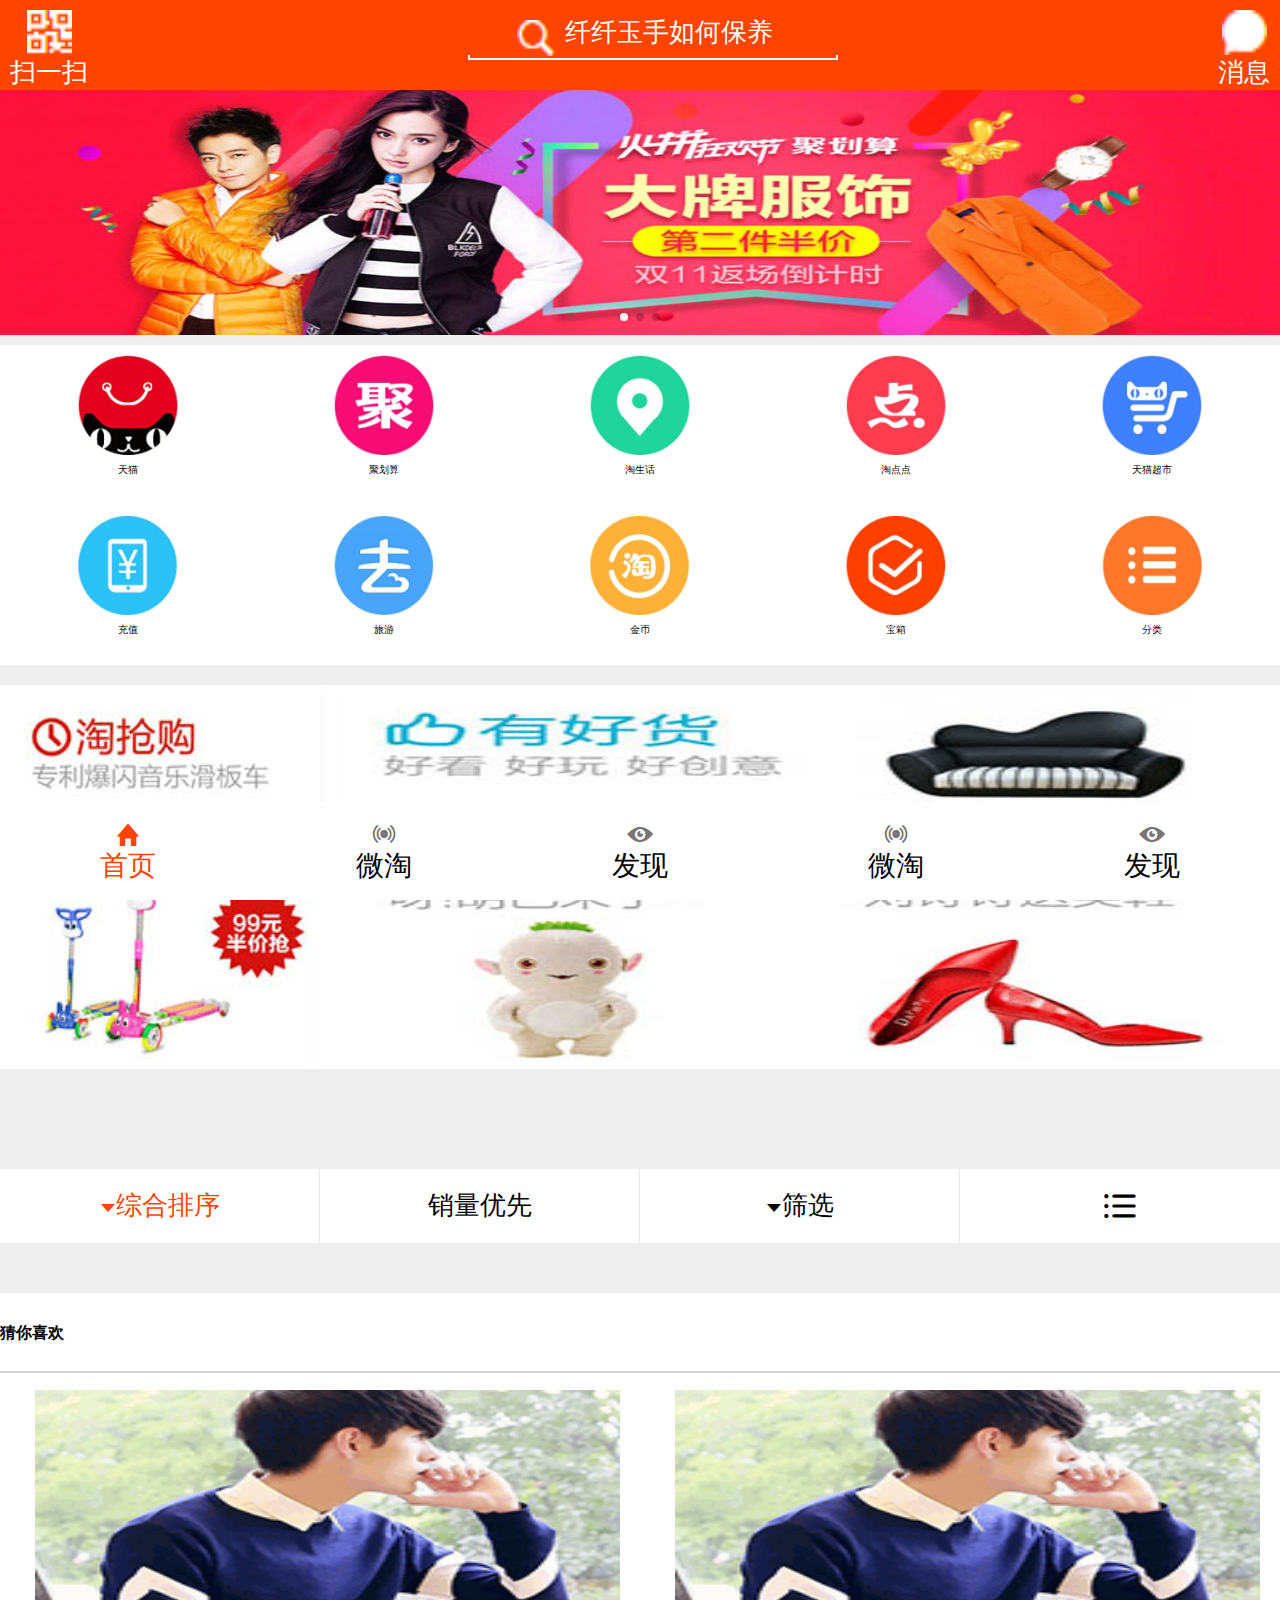
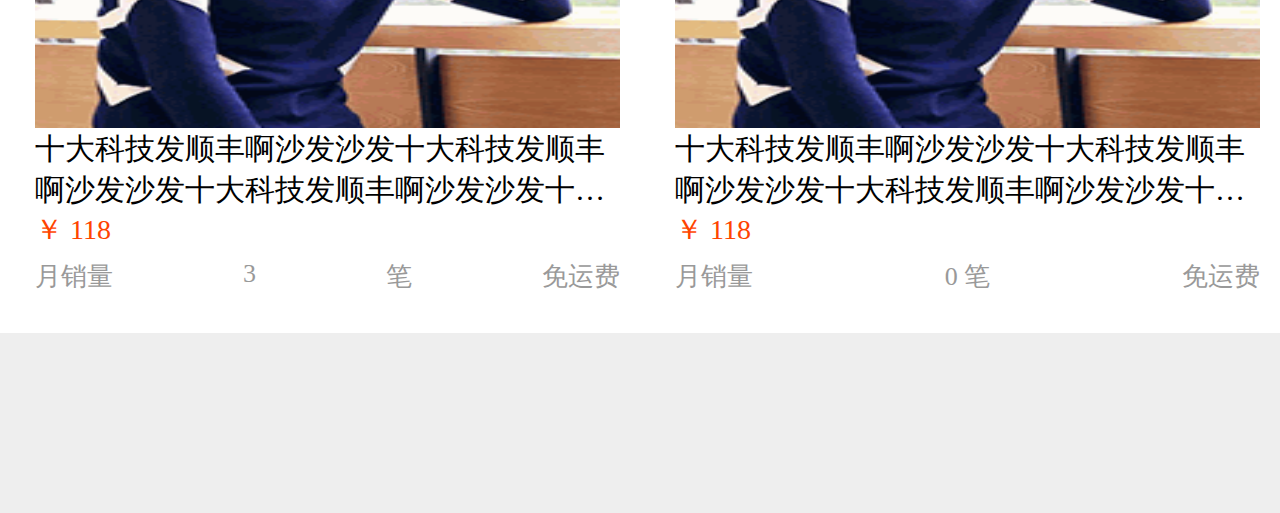
<file: index.html>
<!DOCTYPE html>
<html>
	<head>
		<meta charset="utf-8" />
		<title></title>
		<meta name="viewport" content="width=device-width,initial-scale=1,minimum-scale=1,maximum-scale=1,user-scalable=no" />
		<link rel="stylesheet" type="text/css" href="css/common.css"/>
		<link rel="stylesheet" type="text/css" href="css/font_1224732_b6tcwt350fr/iconfont.css"/>
		<link rel="stylesheet" type="text/css" href="css/tianmao.css"/>
		<link rel="stylesheet" type="text/css" href="css/swiper.min.css"/>
		
	</head>
	<body>
		<header class="head">
			<div class="head_left">
				<img src="img/效果图1_03.png"/>
				<p>扫一扫</p>
			</div>
			<div class="head_center">
				<div class="center_info">
					<img src="img/效果图1_09.png"/>
					<input type="text" placeholder="纤纤玉手如何保养" />
				</div>
			</div>
			<div class="head_right">
				<img src="img/效果图1_06.png"/>
				<p>消息</p>
			</div>
		</header>
		<div class="swiper-container">
			<div class="swiper-wrapper">
				<div class="swiper-slide">
					<img src="img/carouselBox61.jpg"/>
				</div>
				<div class="swiper-slide">
					<img src="img/carouselBox62.jpg"/>
				</div>
				<div class="swiper-slide">
					<img src="img/carouselBox63.jpg"/>
				</div>
			</div>
			<div class="swiper-pagination"></div>
			
		</div>
		<div id="box4">

			<div class="xx"><img src="img/menu1.png" />
				<p>天猫</p>
			</div>

			<div class="xx"><img src="img/menu2.png" />
				<p>聚划算</p>
			</div>
			<div class="xx"><img src="img/menu3.png" />
				<p>淘生话</p>
			</div>
			<div class="xx"><img src="img/menu4.png" />
				<p>淘点点</p>
			</div>
			<div class="xx"><img src="img/menu5.png" />
				<p>天猫超市</p>
			</div>

			<div class="xx"><img src="img/menu6.png" />
				<p>充值</p>
			</div>
			<div class="xx"><img src="img/menu7.png" />
				<p>旅游</p>
			</div>
			<div class="xx"><img src="img/menu8.png" />
				<p>金币</p>
			</div>
			<div class="xx"><img src="img/menu9.png" />
				<p>宝箱</p>
			</div>
			<div class="xx"><img src="img/menu10.png" />
				<p>分类</p>
			</div>

		</div>
		
		
		<!--推荐部分-->
		<div class="recommended">
			<div class="recommend_left">
				<img src="img/hotPic1.png"/>
			</div>
			<div class="recommend_right">
				<div >
					<img src="img/hotPic2.png"/>
				</div>
				<div >
					<img src="img/hotPic3.png"/>
					<img src="img/hotPic4.png"/>
				</div>
			</div>
		</div>
		<!--商品部分-->
		
			<ul class="pro_nav">
				<li class="active">
					<i class="iconfont icon-tubiaozhizuo-"></i>综合排序
				</li>
				<li>
					销量优先
				</li>
				<li>
					<i class="iconfont icon-tubiaozhizuo-"></i>筛选
				</li>
				<li class="fenlei">
					<i class="iconfont icon-fenlei"></i>
				</li>
			</ul>
			
						
			<div class="cnxh">
					猜你喜欢
				</div>
				
				
			<div class="product">
			<div class="pro_list list_flex">
				<div class="product_one pro_flex">
					<div class="pro_img">
						<img src="img/pic1.png"/>
					</div>
					<div class="pro_info ">
						<div class="pname">
							十大科技发顺丰啊沙发沙发十大科技发顺丰啊沙发沙发十大科技发顺丰啊沙发沙发十大科技发顺丰啊沙发沙发啊手动阀沙发
						</div>
						<p class="price">￥ 118</p>
						<div class="count">月销量 <span>3</span>笔 <span>免运费</span></div>
					</div>
				</div>
				
				
				
				<div class="product_one pro_flex">
					<div class="pro_img">
						<img src="img/pic1.png"/>
					</div>
					<div class="pro_info">
						<div class="pname">
							十大科技发顺丰啊沙发沙发十大科技发顺丰啊沙发沙发十大科技发顺丰啊沙发沙发十大科技发顺丰啊沙发沙发啊手动阀沙发
						</div>
						<p class="price">￥ 118</p>
						<div class="count">月销量     <span>0  笔</span> <span>免运费</span></div>
					</div>
				</div>
				<!--<div class="product_one pro_flex">
					<div class="pro_img">
						<img src="img/pic1.png"/>
					</div>
					<div class="pro_info">
						<div class="pname">
							十大科技发顺丰啊沙发沙发十大科技发顺丰啊沙发沙发十大科技发顺丰啊沙发沙发十大科技发顺丰啊沙发沙发啊手动阀沙发
						</div>
						<p class="price">￥ 118</p>
						<div class="count">月销量 <span>3</span>笔 <span>免运费</span></div>
					</div>
				</div>
				<div class="product_one pro_flex">
					<div class="pro_img">
						<img src="img/pic1.png"/>
					</div>
					<div class="pro_info">
						<div class="pname">
							十大科技发顺丰啊沙发沙发十大科技发顺丰啊沙发沙发十大科技发顺丰啊沙发沙发十大科技发顺丰啊沙发沙发啊手动阀沙发
						</div>
						<p class="price">￥ 118</p>
						<div class="count"> <span>月销量 3 笔</span> <span>免运费</span></div>
					</div>
				</div>-->
				
			</div>
		</div>
		
		<!--脚步-->
		<div class="footer">
			<ul>
				<li class="active">
					<img src="img/效果图13.png"/>
					<p>首页</p>
				</li>
				<li>
					<img src="img/效果图14.png"/>
					<p>微淘</p>
				</li>
				<li>
					<img src="img/效果图15.png"/>
					<p>发现</p>
				</li>
				<li>
					<img src="img/效果图14.png"/>
					<p>微淘</p>
				</li>
				<li>
					<img src="img/效果图15.png"/>
					<p>发现</p>
				</li>
			</ul>
		</div>		
	</body>
	<script src="js/zepto.min.js" type="text/javascript" charset="utf-8"></script>
	<script src="js/touch.js" type="text/javascript" charset="utf-8"></script>
	<script src="js/event.js" type="text/javascript" charset="utf-8"></script>
	<script src="js/swiper.min.js" type="text/javascript" charset="utf-8"></script>
	<script src="js/tianmao.js" type="text/javascript" charset="utf-8"></script>
	<script src="js/rem.js" type="text/javascript" charset="utf-8"></script>
</html>
</file>
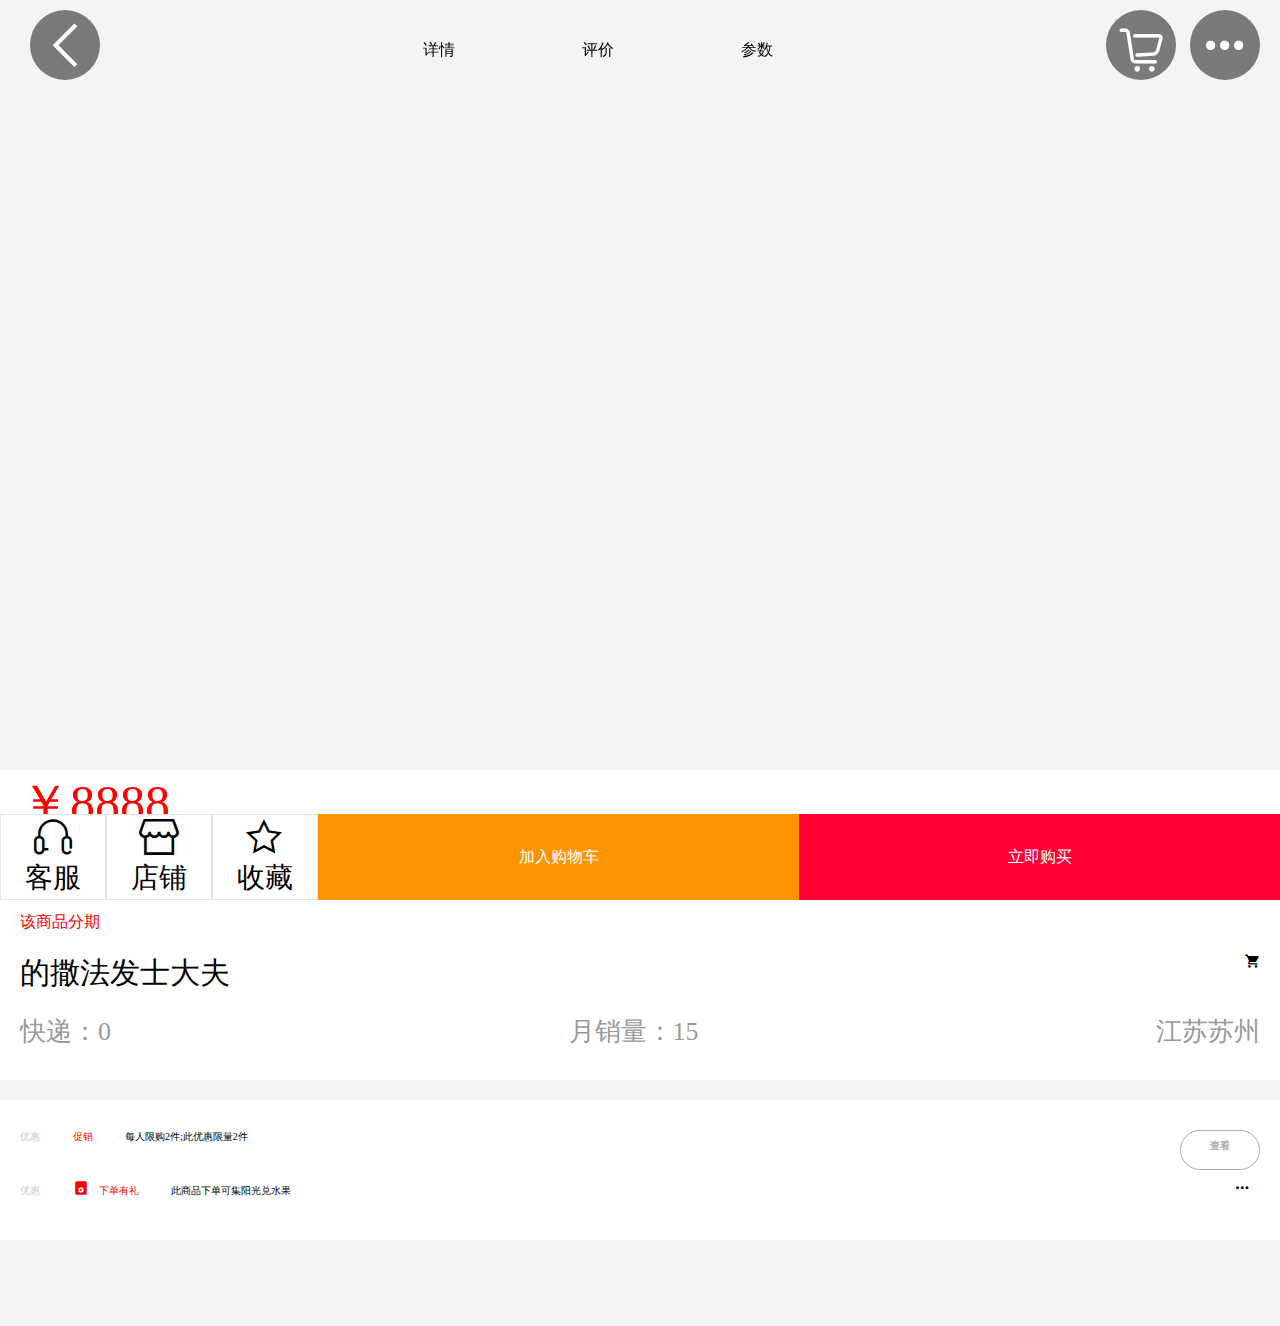
<file: htmls/info.html>
<!DOCTYPE html>
<html>
	<head>
		<meta charset="UTF-8">
		<title></title>
		<meta name="viewport" content="width=device-width,initial-scale=1,minimum-scale=1,maximum-scale=1,user-scalable=no" />
		<link rel="stylesheet" type="text/css" href="../css/common.css"/>
		<link rel="stylesheet" type="text/css" href="../css/swiper.min.css"/>
		<link rel="stylesheet" type="text/css" href="../css/info.css"/>
		<link rel="stylesheet" type="text/css" href="../css/font_1224732_b6tcwt350fr/iconfont.css"/>
		<link rel="stylesheet" type="text/css" href="../css/font_1259800_4284np520np/iconfont.css" />
	</head>
	<body>
		<div class="nav">
				<div class="turn"><i class="iconfont icon-houtui"></i></div>
				<ul>
					<li>详情</li>
					<li>评价</li>
					<li>参数</li>
				</ul>
				<div>
					<i class="iconfont icon-daohanggouwuche"></i>
					<i class="iconfont icon-gengduo" ></i>
				</div>
		</div>
		<!--轮播-->
		<div class="banner">
			<div class="swiper-container productSlide">
				<div class="swiper-wrapper">
					
					
				</div>
				<div class="swiper-pagination"></div>
			</div>
			
		</div>
		<!--商品描述-->
		<div class="pro_info">
			<div class="price">￥8888</div>
			<p class="old_price">价格：8888</p>
			<div class="fenqi">该商品分期</div>
			<p class="pname">的撒法发士大夫<i class="iconfont icon-gouwuche"></i></p>
			<div class="count">
				<span>快递：0</span>
				<span>月销量：15</span>
				<span>江苏苏州</span>
			</div>
		</div>
		<div class="huodong">
			<div>
				<div>
					<span class="title">优惠</span>
					<span><span class="t_red">促销</span> 每人限购2件;此优惠限量2件</span>
				</div>
				<span class="chakan">查看</span>
			</div>
			<div>
				<div>
					<span class="title">优惠</span>
					<span><span class="t_red"><i class="iconfont icon-hongbao"></i>下单有礼</span> 此商品下单可集阳光兑水果</span>
				</div>
				<div>
					<i class="iconfont icon-gengduo"></i>
				</div>
			</div>
		</div>
		<div class="info_foot">
			<ul>
				<li class="foot_btn">
					<i class="iconfont icon-kefu"></i>
					<p>客服</p>
				</li>
				<li class="foot_btn">
					<i class="iconfont icon-dianpu"></i>
					<p>店铺</p>
				</li>
				<li class="foot_btn">
					<i class="iconfont icon-shoucang"></i>
					<p>收藏</p>
				</li>
				<li class="add_cart">
					加入购物车
				</li>
				<li class="buy">
					立即购买
				</li>
			</ul>
		</div>
		
	</body>
	<script src="../js/zepto.min.js" type="text/javascript" charset="utf-8"></script>
	<script src="../js/touch.js" type="text/javascript" charset="utf-8"></script>
	<script src="../js/event.js" type="text/javascript" charset="utf-8"></script>
	<script src="../js/swiper.min.js" type="text/javascript" charset="utf-8"></script>
	<script src="../js/info.js" type="text/javascript" charset="utf-8"></script>
	<script src="../js/rem.js" type="text/javascript" charset="utf-8"></script>
</html>
</file>
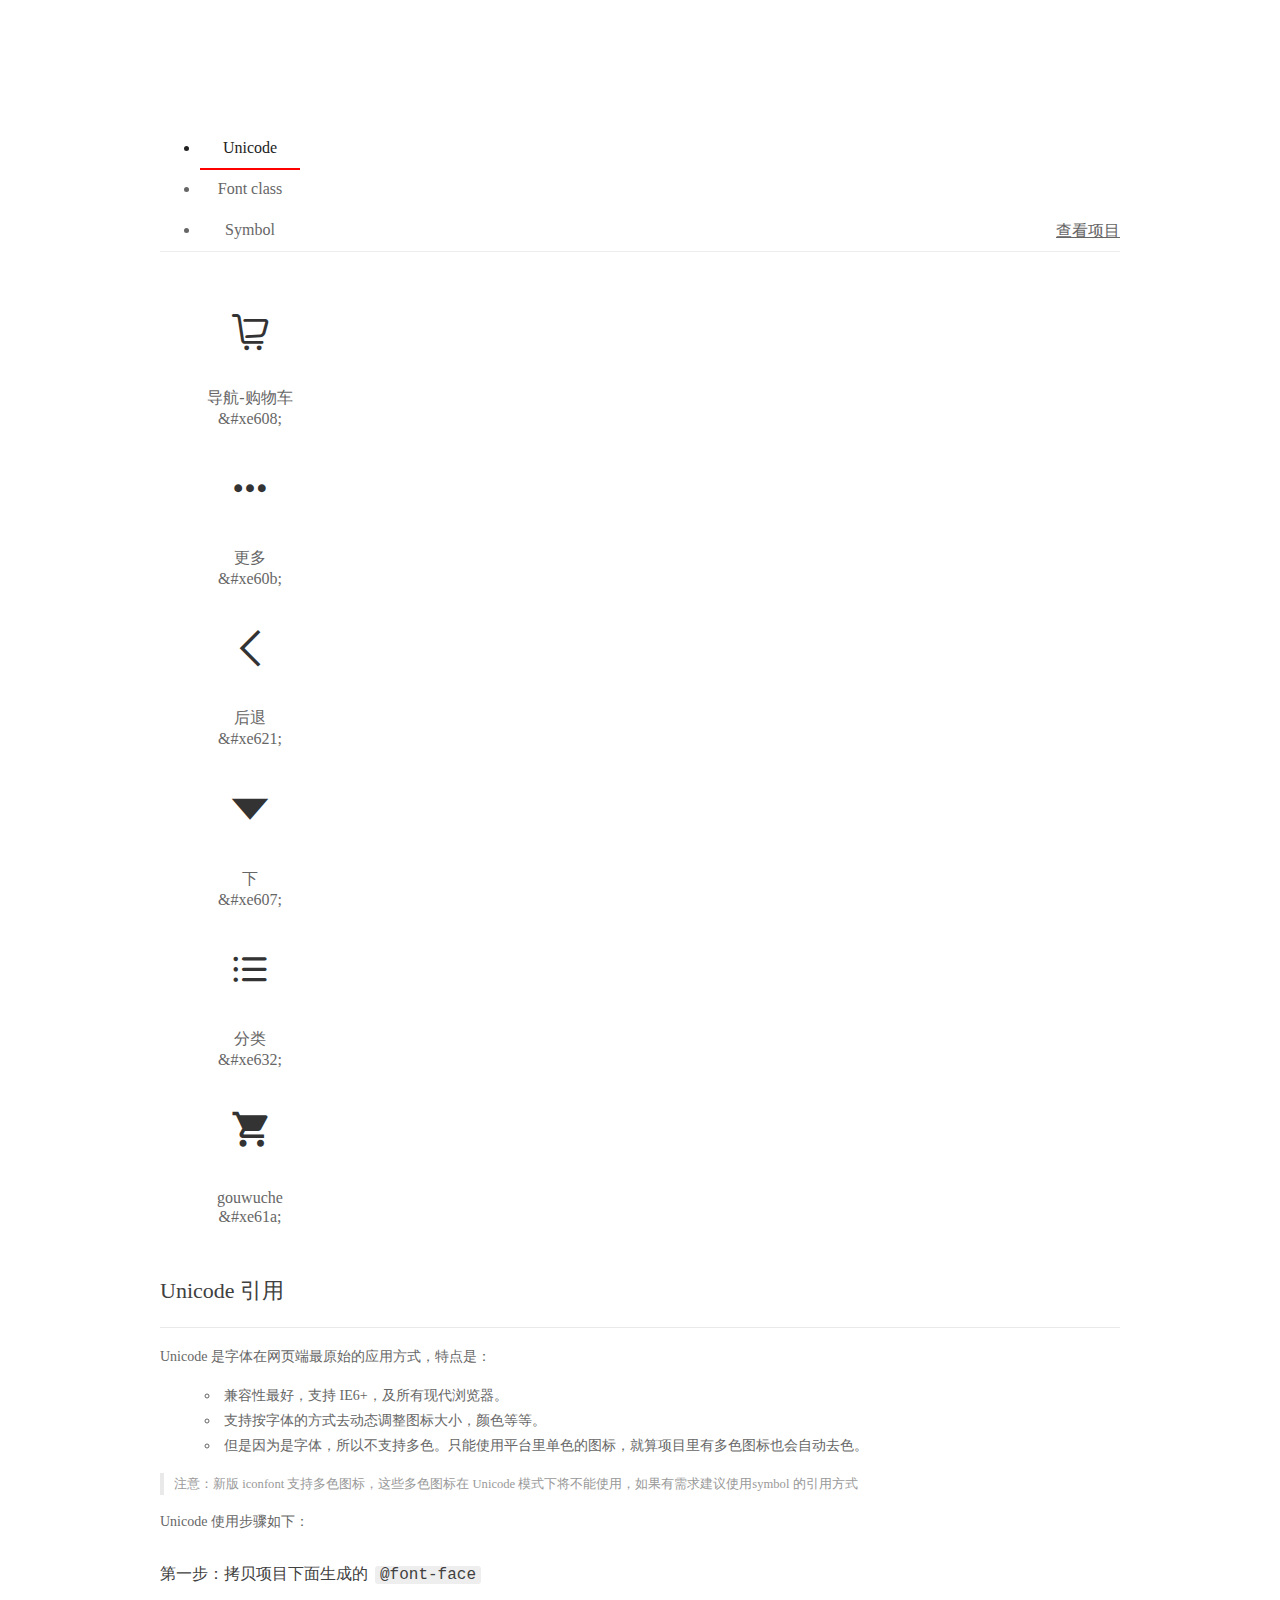
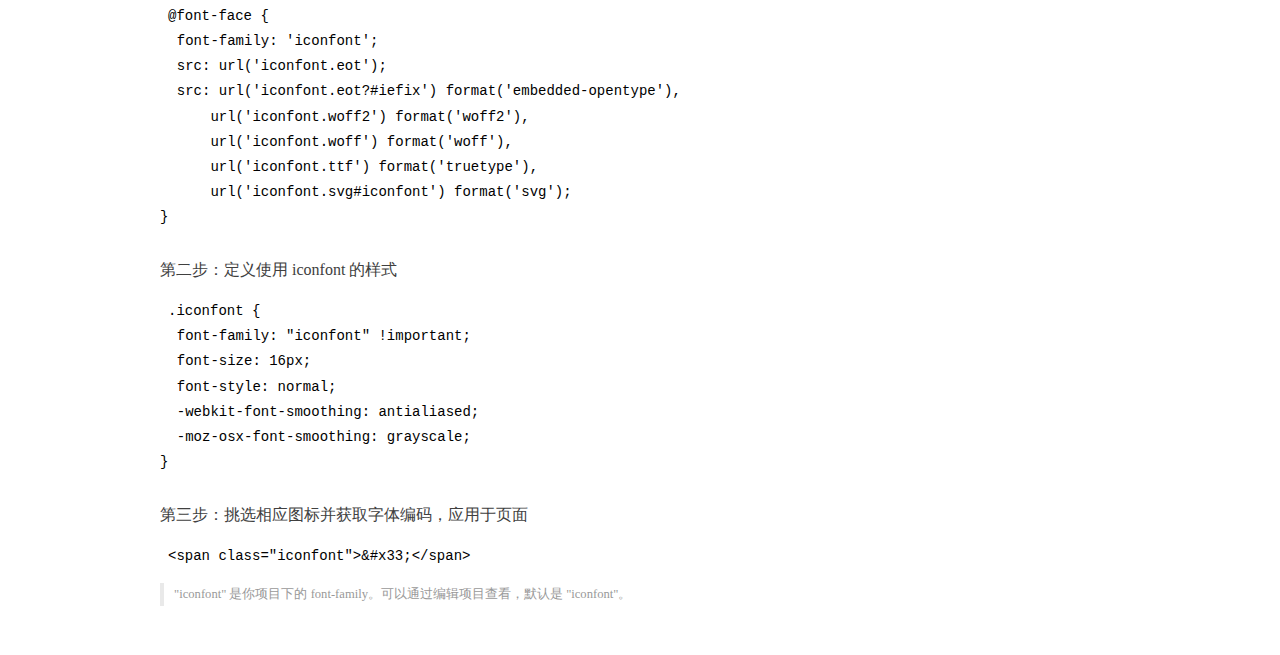
<file: css/font_1224732_b6tcwt350fr/demo_index.html>
<!DOCTYPE html>
<html>
<head>
  <meta charset="utf-8"/>
  <title>IconFont Demo</title>
  <link rel="shortcut icon" href="https://gtms04.alicdn.com/tps/i4/TB1_oz6GVXXXXaFXpXXJDFnIXXX-64-64.ico" type="image/x-icon"/>
  <link rel="stylesheet" href="https://g.alicdn.com/thx/cube/1.3.2/cube.min.css">
  <link rel="stylesheet" href="demo.css">
  <link rel="stylesheet" href="iconfont.css">
  <script src="iconfont.js"></script>
  <!-- jQuery -->
  <script src="https://a1.alicdn.com/oss/uploads/2018/12/26/7bfddb60-08e8-11e9-9b04-53e73bb6408b.js"></script>
  <!-- 代码高亮 -->
  <script src="https://a1.alicdn.com/oss/uploads/2018/12/26/a3f714d0-08e6-11e9-8a15-ebf944d7534c.js"></script>
</head>
<body>
  <div class="main">
    <h1 class="logo"><a href="https://www.iconfont.cn/" title="iconfont 首页" target="_blank">&#xe86b;</a></h1>
    <div class="nav-tabs">
      <ul id="tabs" class="dib-box">
        <li class="dib active"><span>Unicode</span></li>
        <li class="dib"><span>Font class</span></li>
        <li class="dib"><span>Symbol</span></li>
      </ul>
      
      <a href="https://www.iconfont.cn/manage/index?manage_type=myprojects&projectId=1224732" target="_blank" class="nav-more">查看项目</a>
      
    </div>
    <div class="tab-container">
      <div class="content unicode" style="display: block;">
          <ul class="icon_lists dib-box">
          
            <li class="dib">
              <span class="icon iconfont">&#xe608;</span>
                <div class="name">导航-购物车</div>
                <div class="code-name">&amp;#xe608;</div>
              </li>
          
            <li class="dib">
              <span class="icon iconfont">&#xe60b;</span>
                <div class="name">更多</div>
                <div class="code-name">&amp;#xe60b;</div>
              </li>
          
            <li class="dib">
              <span class="icon iconfont">&#xe621;</span>
                <div class="name">后退</div>
                <div class="code-name">&amp;#xe621;</div>
              </li>
          
            <li class="dib">
              <span class="icon iconfont">&#xe607;</span>
                <div class="name">下</div>
                <div class="code-name">&amp;#xe607;</div>
              </li>
          
            <li class="dib">
              <span class="icon iconfont">&#xe632;</span>
                <div class="name">分类 </div>
                <div class="code-name">&amp;#xe632;</div>
              </li>
          
            <li class="dib">
              <span class="icon iconfont">&#xe61a;</span>
                <div class="name">gouwuche</div>
                <div class="code-name">&amp;#xe61a;</div>
              </li>
          
          </ul>
          <div class="article markdown">
          <h2 id="unicode-">Unicode 引用</h2>
          <hr>

          <p>Unicode 是字体在网页端最原始的应用方式，特点是：</p>
          <ul>
            <li>兼容性最好，支持 IE6+，及所有现代浏览器。</li>
            <li>支持按字体的方式去动态调整图标大小，颜色等等。</li>
            <li>但是因为是字体，所以不支持多色。只能使用平台里单色的图标，就算项目里有多色图标也会自动去色。</li>
          </ul>
          <blockquote>
            <p>注意：新版 iconfont 支持多色图标，这些多色图标在 Unicode 模式下将不能使用，如果有需求建议使用symbol 的引用方式</p>
          </blockquote>
          <p>Unicode 使用步骤如下：</p>
          <h3 id="-font-face">第一步：拷贝项目下面生成的 <code>@font-face</code></h3>
<pre><code class="language-css"
>@font-face {
  font-family: 'iconfont';
  src: url('iconfont.eot');
  src: url('iconfont.eot?#iefix') format('embedded-opentype'),
      url('iconfont.woff2') format('woff2'),
      url('iconfont.woff') format('woff'),
      url('iconfont.ttf') format('truetype'),
      url('iconfont.svg#iconfont') format('svg');
}
</code></pre>
          <h3 id="-iconfont-">第二步：定义使用 iconfont 的样式</h3>
<pre><code class="language-css"
>.iconfont {
  font-family: "iconfont" !important;
  font-size: 16px;
  font-style: normal;
  -webkit-font-smoothing: antialiased;
  -moz-osx-font-smoothing: grayscale;
}
</code></pre>
          <h3 id="-">第三步：挑选相应图标并获取字体编码，应用于页面</h3>
<pre>
<code class="language-html"
>&lt;span class="iconfont"&gt;&amp;#x33;&lt;/span&gt;
</code></pre>
          <blockquote>
            <p>"iconfont" 是你项目下的 font-family。可以通过编辑项目查看，默认是 "iconfont"。</p>
          </blockquote>
          </div>
      </div>
      <div class="content font-class">
        <ul class="icon_lists dib-box">
          
          <li class="dib">
            <span class="icon iconfont icon-daohanggouwuche"></span>
            <div class="name">
              导航-购物车
            </div>
            <div class="code-name">.icon-daohanggouwuche
            </div>
          </li>
          
          <li class="dib">
            <span class="icon iconfont icon-gengduo"></span>
            <div class="name">
              更多
            </div>
            <div class="code-name">.icon-gengduo
            </div>
          </li>
          
          <li class="dib">
            <span class="icon iconfont icon-houtui"></span>
            <div class="name">
              后退
            </div>
            <div class="code-name">.icon-houtui
            </div>
          </li>
          
          <li class="dib">
            <span class="icon iconfont icon-tubiaozhizuo-"></span>
            <div class="name">
              下
            </div>
            <div class="code-name">.icon-tubiaozhizuo-
            </div>
          </li>
          
          <li class="dib">
            <span class="icon iconfont icon-fenlei"></span>
            <div class="name">
              分类 
            </div>
            <div class="code-name">.icon-fenlei
            </div>
          </li>
          
          <li class="dib">
            <span class="icon iconfont icon-gouwuche"></span>
            <div class="name">
              gouwuche
            </div>
            <div class="code-name">.icon-gouwuche
            </div>
          </li>
          
        </ul>
        <div class="article markdown">
        <h2 id="font-class-">font-class 引用</h2>
        <hr>

        <p>font-class 是 Unicode 使用方式的一种变种，主要是解决 Unicode 书写不直观，语意不明确的问题。</p>
        <p>与 Unicode 使用方式相比，具有如下特点：</p>
        <ul>
          <li>兼容性良好，支持 IE8+，及所有现代浏览器。</li>
          <li>相比于 Unicode 语意明确，书写更直观。可以很容易分辨这个 icon 是什么。</li>
          <li>因为使用 class 来定义图标，所以当要替换图标时，只需要修改 class 里面的 Unicode 引用。</li>
          <li>不过因为本质上还是使用的字体，所以多色图标还是不支持的。</li>
        </ul>
        <p>使用步骤如下：</p>
        <h3 id="-fontclass-">第一步：引入项目下面生成的 fontclass 代码：</h3>
<pre><code class="language-html">&lt;link rel="stylesheet" href="./iconfont.css"&gt;
</code></pre>
        <h3 id="-">第二步：挑选相应图标并获取类名，应用于页面：</h3>
<pre><code class="language-html">&lt;span class="iconfont icon-xxx"&gt;&lt;/span&gt;
</code></pre>
        <blockquote>
          <p>"
            iconfont" 是你项目下的 font-family。可以通过编辑项目查看，默认是 "iconfont"。</p>
        </blockquote>
      </div>
      </div>
      <div class="content symbol">
          <ul class="icon_lists dib-box">
          
            <li class="dib">
                <svg class="icon svg-icon" aria-hidden="true">
                  <use xlink:href="#icon-daohanggouwuche"></use>
                </svg>
                <div class="name">导航-购物车</div>
                <div class="code-name">#icon-daohanggouwuche</div>
            </li>
          
            <li class="dib">
                <svg class="icon svg-icon" aria-hidden="true">
                  <use xlink:href="#icon-gengduo"></use>
                </svg>
                <div class="name">更多</div>
                <div class="code-name">#icon-gengduo</div>
            </li>
          
            <li class="dib">
                <svg class="icon svg-icon" aria-hidden="true">
                  <use xlink:href="#icon-houtui"></use>
                </svg>
                <div class="name">后退</div>
                <div class="code-name">#icon-houtui</div>
            </li>
          
            <li class="dib">
                <svg class="icon svg-icon" aria-hidden="true">
                  <use xlink:href="#icon-tubiaozhizuo-"></use>
                </svg>
                <div class="name">下</div>
                <div class="code-name">#icon-tubiaozhizuo-</div>
            </li>
          
            <li class="dib">
                <svg class="icon svg-icon" aria-hidden="true">
                  <use xlink:href="#icon-fenlei"></use>
                </svg>
                <div class="name">分类 </div>
                <div class="code-name">#icon-fenlei</div>
            </li>
          
            <li class="dib">
                <svg class="icon svg-icon" aria-hidden="true">
                  <use xlink:href="#icon-gouwuche"></use>
                </svg>
                <div class="name">gouwuche</div>
                <div class="code-name">#icon-gouwuche</div>
            </li>
          
          </ul>
          <div class="article markdown">
          <h2 id="symbol-">Symbol 引用</h2>
          <hr>

          <p>这是一种全新的使用方式，应该说这才是未来的主流，也是平台目前推荐的用法。相关介绍可以参考这篇<a href="">文章</a>
            这种用法其实是做了一个 SVG 的集合，与另外两种相比具有如下特点：</p>
          <ul>
            <li>支持多色图标了，不再受单色限制。</li>
            <li>通过一些技巧，支持像字体那样，通过 <code>font-size</code>, <code>color</code> 来调整样式。</li>
            <li>兼容性较差，支持 IE9+，及现代浏览器。</li>
            <li>浏览器渲染 SVG 的性能一般，还不如 png。</li>
          </ul>
          <p>使用步骤如下：</p>
          <h3 id="-symbol-">第一步：引入项目下面生成的 symbol 代码：</h3>
<pre><code class="language-html">&lt;script src="./iconfont.js"&gt;&lt;/script&gt;
</code></pre>
          <h3 id="-css-">第二步：加入通用 CSS 代码（引入一次就行）：</h3>
<pre><code class="language-html">&lt;style&gt;
.icon {
  width: 1em;
  height: 1em;
  vertical-align: -0.15em;
  fill: currentColor;
  overflow: hidden;
}
&lt;/style&gt;
</code></pre>
          <h3 id="-">第三步：挑选相应图标并获取类名，应用于页面：</h3>
<pre><code class="language-html">&lt;svg class="icon" aria-hidden="true"&gt;
  &lt;use xlink:href="#icon-xxx"&gt;&lt;/use&gt;
&lt;/svg&gt;
</code></pre>
          </div>
      </div>

    </div>
  </div>
  <script>
  $(document).ready(function () {
      $('.tab-container .content:first').show()

      $('#tabs li').click(function (e) {
        var tabContent = $('.tab-container .content')
        var index = $(this).index()

        if ($(this).hasClass('active')) {
          return
        } else {
          $('#tabs li').removeClass('active')
          $(this).addClass('active')

          tabContent.hide().eq(index).fadeIn()
        }
      })
    })
  </script>
</body>
</html>
</file>
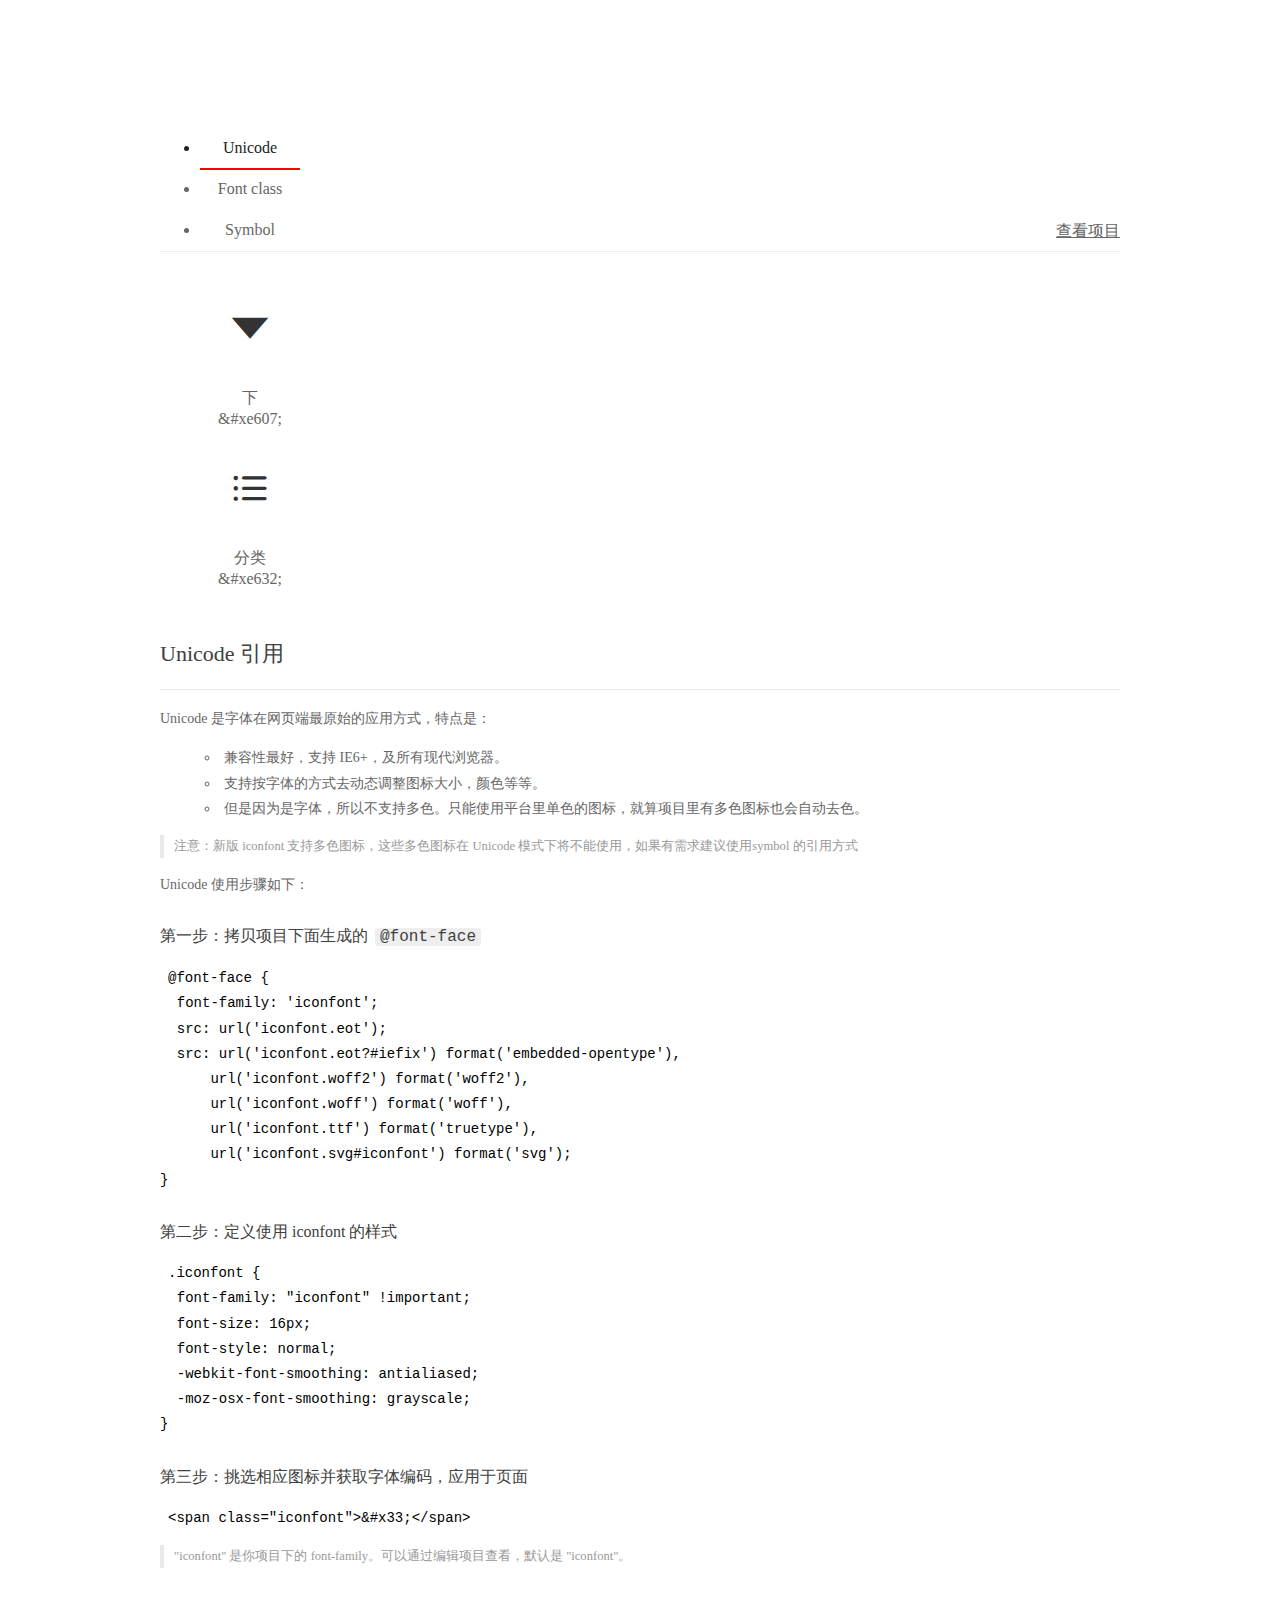
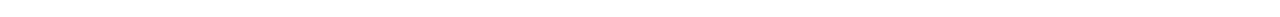
<file: css/font_1224732_llskpo2f4n7/demo_index.html>
<!DOCTYPE html>
<html>
<head>
  <meta charset="utf-8"/>
  <title>IconFont Demo</title>
  <link rel="shortcut icon" href="https://gtms04.alicdn.com/tps/i4/TB1_oz6GVXXXXaFXpXXJDFnIXXX-64-64.ico" type="image/x-icon"/>
  <link rel="stylesheet" href="https://g.alicdn.com/thx/cube/1.3.2/cube.min.css">
  <link rel="stylesheet" href="demo.css">
  <link rel="stylesheet" href="iconfont.css">
  <script src="iconfont.js"></script>
  <!-- jQuery -->
  <script src="https://a1.alicdn.com/oss/uploads/2018/12/26/7bfddb60-08e8-11e9-9b04-53e73bb6408b.js"></script>
  <!-- 代码高亮 -->
  <script src="https://a1.alicdn.com/oss/uploads/2018/12/26/a3f714d0-08e6-11e9-8a15-ebf944d7534c.js"></script>
</head>
<body>
  <div class="main">
    <h1 class="logo"><a href="https://www.iconfont.cn/" title="iconfont 首页" target="_blank">&#xe86b;</a></h1>
    <div class="nav-tabs">
      <ul id="tabs" class="dib-box">
        <li class="dib active"><span>Unicode</span></li>
        <li class="dib"><span>Font class</span></li>
        <li class="dib"><span>Symbol</span></li>
      </ul>
      
      <a href="https://www.iconfont.cn/manage/index?manage_type=myprojects&projectId=1224732" target="_blank" class="nav-more">查看项目</a>
      
    </div>
    <div class="tab-container">
      <div class="content unicode" style="display: block;">
          <ul class="icon_lists dib-box">
          
            <li class="dib">
              <span class="icon iconfont">&#xe607;</span>
                <div class="name">下</div>
                <div class="code-name">&amp;#xe607;</div>
              </li>
          
            <li class="dib">
              <span class="icon iconfont">&#xe632;</span>
                <div class="name">分类 </div>
                <div class="code-name">&amp;#xe632;</div>
              </li>
          
          </ul>
          <div class="article markdown">
          <h2 id="unicode-">Unicode 引用</h2>
          <hr>

          <p>Unicode 是字体在网页端最原始的应用方式，特点是：</p>
          <ul>
            <li>兼容性最好，支持 IE6+，及所有现代浏览器。</li>
            <li>支持按字体的方式去动态调整图标大小，颜色等等。</li>
            <li>但是因为是字体，所以不支持多色。只能使用平台里单色的图标，就算项目里有多色图标也会自动去色。</li>
          </ul>
          <blockquote>
            <p>注意：新版 iconfont 支持多色图标，这些多色图标在 Unicode 模式下将不能使用，如果有需求建议使用symbol 的引用方式</p>
          </blockquote>
          <p>Unicode 使用步骤如下：</p>
          <h3 id="-font-face">第一步：拷贝项目下面生成的 <code>@font-face</code></h3>
<pre><code class="language-css"
>@font-face {
  font-family: 'iconfont';
  src: url('iconfont.eot');
  src: url('iconfont.eot?#iefix') format('embedded-opentype'),
      url('iconfont.woff2') format('woff2'),
      url('iconfont.woff') format('woff'),
      url('iconfont.ttf') format('truetype'),
      url('iconfont.svg#iconfont') format('svg');
}
</code></pre>
          <h3 id="-iconfont-">第二步：定义使用 iconfont 的样式</h3>
<pre><code class="language-css"
>.iconfont {
  font-family: "iconfont" !important;
  font-size: 16px;
  font-style: normal;
  -webkit-font-smoothing: antialiased;
  -moz-osx-font-smoothing: grayscale;
}
</code></pre>
          <h3 id="-">第三步：挑选相应图标并获取字体编码，应用于页面</h3>
<pre>
<code class="language-html"
>&lt;span class="iconfont"&gt;&amp;#x33;&lt;/span&gt;
</code></pre>
          <blockquote>
            <p>"iconfont" 是你项目下的 font-family。可以通过编辑项目查看，默认是 "iconfont"。</p>
          </blockquote>
          </div>
      </div>
      <div class="content font-class">
        <ul class="icon_lists dib-box">
          
          <li class="dib">
            <span class="icon iconfont icon-tubiaozhizuo-"></span>
            <div class="name">
              下
            </div>
            <div class="code-name">.icon-tubiaozhizuo-
            </div>
          </li>
          
          <li class="dib">
            <span class="icon iconfont icon-fenlei"></span>
            <div class="name">
              分类 
            </div>
            <div class="code-name">.icon-fenlei
            </div>
          </li>
          
        </ul>
        <div class="article markdown">
        <h2 id="font-class-">font-class 引用</h2>
        <hr>

        <p>font-class 是 Unicode 使用方式的一种变种，主要是解决 Unicode 书写不直观，语意不明确的问题。</p>
        <p>与 Unicode 使用方式相比，具有如下特点：</p>
        <ul>
          <li>兼容性良好，支持 IE8+，及所有现代浏览器。</li>
          <li>相比于 Unicode 语意明确，书写更直观。可以很容易分辨这个 icon 是什么。</li>
          <li>因为使用 class 来定义图标，所以当要替换图标时，只需要修改 class 里面的 Unicode 引用。</li>
          <li>不过因为本质上还是使用的字体，所以多色图标还是不支持的。</li>
        </ul>
        <p>使用步骤如下：</p>
        <h3 id="-fontclass-">第一步：引入项目下面生成的 fontclass 代码：</h3>
<pre><code class="language-html">&lt;link rel="stylesheet" href="./iconfont.css"&gt;
</code></pre>
        <h3 id="-">第二步：挑选相应图标并获取类名，应用于页面：</h3>
<pre><code class="language-html">&lt;span class="iconfont icon-xxx"&gt;&lt;/span&gt;
</code></pre>
        <blockquote>
          <p>"
            iconfont" 是你项目下的 font-family。可以通过编辑项目查看，默认是 "iconfont"。</p>
        </blockquote>
      </div>
      </div>
      <div class="content symbol">
          <ul class="icon_lists dib-box">
          
            <li class="dib">
                <svg class="icon svg-icon" aria-hidden="true">
                  <use xlink:href="#icon-tubiaozhizuo-"></use>
                </svg>
                <div class="name">下</div>
                <div class="code-name">#icon-tubiaozhizuo-</div>
            </li>
          
            <li class="dib">
                <svg class="icon svg-icon" aria-hidden="true">
                  <use xlink:href="#icon-fenlei"></use>
                </svg>
                <div class="name">分类 </div>
                <div class="code-name">#icon-fenlei</div>
            </li>
          
          </ul>
          <div class="article markdown">
          <h2 id="symbol-">Symbol 引用</h2>
          <hr>

          <p>这是一种全新的使用方式，应该说这才是未来的主流，也是平台目前推荐的用法。相关介绍可以参考这篇<a href="">文章</a>
            这种用法其实是做了一个 SVG 的集合，与另外两种相比具有如下特点：</p>
          <ul>
            <li>支持多色图标了，不再受单色限制。</li>
            <li>通过一些技巧，支持像字体那样，通过 <code>font-size</code>, <code>color</code> 来调整样式。</li>
            <li>兼容性较差，支持 IE9+，及现代浏览器。</li>
            <li>浏览器渲染 SVG 的性能一般，还不如 png。</li>
          </ul>
          <p>使用步骤如下：</p>
          <h3 id="-symbol-">第一步：引入项目下面生成的 symbol 代码：</h3>
<pre><code class="language-html">&lt;script src="./iconfont.js"&gt;&lt;/script&gt;
</code></pre>
          <h3 id="-css-">第二步：加入通用 CSS 代码（引入一次就行）：</h3>
<pre><code class="language-html">&lt;style&gt;
.icon {
  width: 1em;
  height: 1em;
  vertical-align: -0.15em;
  fill: currentColor;
  overflow: hidden;
}
&lt;/style&gt;
</code></pre>
          <h3 id="-">第三步：挑选相应图标并获取类名，应用于页面：</h3>
<pre><code class="language-html">&lt;svg class="icon" aria-hidden="true"&gt;
  &lt;use xlink:href="#icon-xxx"&gt;&lt;/use&gt;
&lt;/svg&gt;
</code></pre>
          </div>
      </div>

    </div>
  </div>
  <script>
  $(document).ready(function () {
      $('.tab-container .content:first').show()

      $('#tabs li').click(function (e) {
        var tabContent = $('.tab-container .content')
        var index = $(this).index()

        if ($(this).hasClass('active')) {
          return
        } else {
          $('#tabs li').removeClass('active')
          $(this).addClass('active')

          tabContent.hide().eq(index).fadeIn()
        }
      })
    })
  </script>
</body>
</html>
</file>
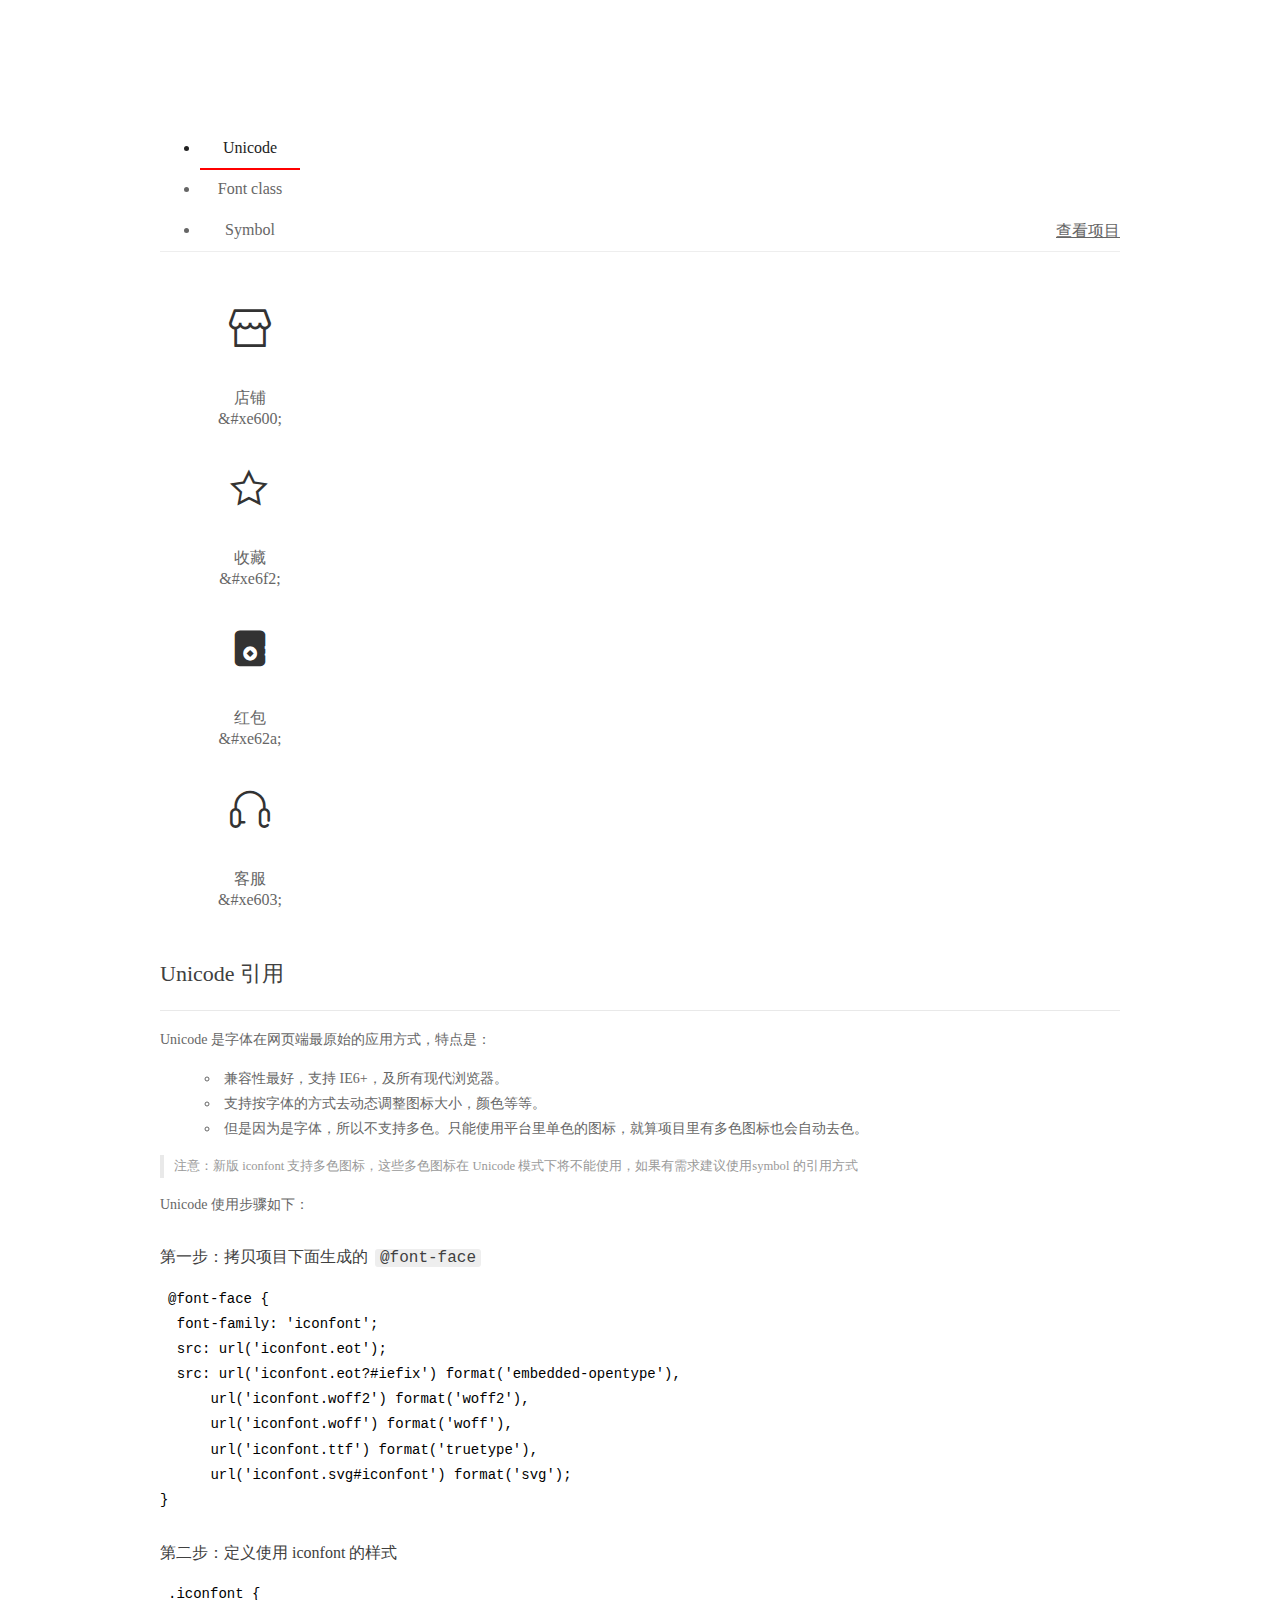
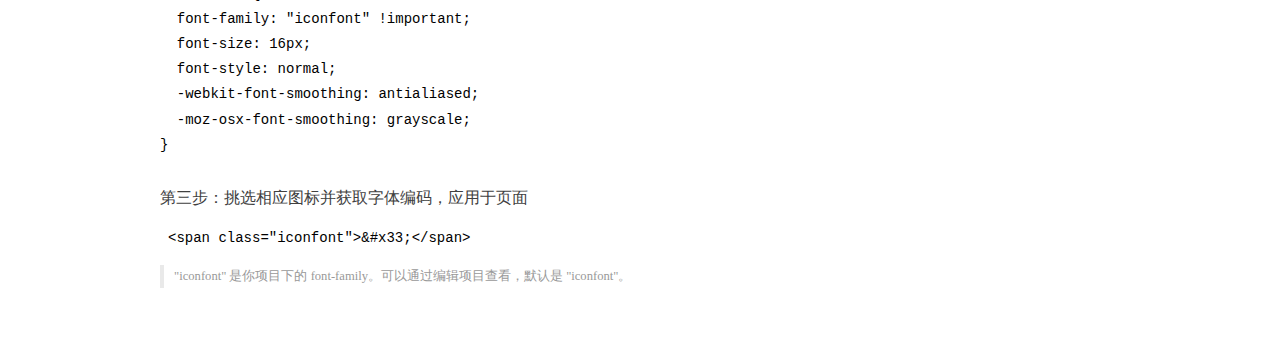
<file: css/font_1259800_4284np520np/demo_index.html>
<!DOCTYPE html>
<html>
<head>
  <meta charset="utf-8"/>
  <title>IconFont Demo</title>
  <link rel="shortcut icon" href="https://gtms04.alicdn.com/tps/i4/TB1_oz6GVXXXXaFXpXXJDFnIXXX-64-64.ico" type="image/x-icon"/>
  <link rel="stylesheet" href="https://g.alicdn.com/thx/cube/1.3.2/cube.min.css">
  <link rel="stylesheet" href="demo.css">
  <link rel="stylesheet" href="iconfont.css">
  <script src="iconfont.js"></script>
  <!-- jQuery -->
  <script src="https://a1.alicdn.com/oss/uploads/2018/12/26/7bfddb60-08e8-11e9-9b04-53e73bb6408b.js"></script>
  <!-- 代码高亮 -->
  <script src="https://a1.alicdn.com/oss/uploads/2018/12/26/a3f714d0-08e6-11e9-8a15-ebf944d7534c.js"></script>
</head>
<body>
  <div class="main">
    <h1 class="logo"><a href="https://www.iconfont.cn/" title="iconfont 首页" target="_blank">&#xe86b;</a></h1>
    <div class="nav-tabs">
      <ul id="tabs" class="dib-box">
        <li class="dib active"><span>Unicode</span></li>
        <li class="dib"><span>Font class</span></li>
        <li class="dib"><span>Symbol</span></li>
      </ul>
      
      <a href="https://www.iconfont.cn/manage/index?manage_type=myprojects&projectId=1259800" target="_blank" class="nav-more">查看项目</a>
      
    </div>
    <div class="tab-container">
      <div class="content unicode" style="display: block;">
          <ul class="icon_lists dib-box">
          
            <li class="dib">
              <span class="icon iconfont">&#xe600;</span>
                <div class="name">店铺</div>
                <div class="code-name">&amp;#xe600;</div>
              </li>
          
            <li class="dib">
              <span class="icon iconfont">&#xe6f2;</span>
                <div class="name">收藏</div>
                <div class="code-name">&amp;#xe6f2;</div>
              </li>
          
            <li class="dib">
              <span class="icon iconfont">&#xe62a;</span>
                <div class="name">红包</div>
                <div class="code-name">&amp;#xe62a;</div>
              </li>
          
            <li class="dib">
              <span class="icon iconfont">&#xe603;</span>
                <div class="name">客服</div>
                <div class="code-name">&amp;#xe603;</div>
              </li>
          
          </ul>
          <div class="article markdown">
          <h2 id="unicode-">Unicode 引用</h2>
          <hr>

          <p>Unicode 是字体在网页端最原始的应用方式，特点是：</p>
          <ul>
            <li>兼容性最好，支持 IE6+，及所有现代浏览器。</li>
            <li>支持按字体的方式去动态调整图标大小，颜色等等。</li>
            <li>但是因为是字体，所以不支持多色。只能使用平台里单色的图标，就算项目里有多色图标也会自动去色。</li>
          </ul>
          <blockquote>
            <p>注意：新版 iconfont 支持多色图标，这些多色图标在 Unicode 模式下将不能使用，如果有需求建议使用symbol 的引用方式</p>
          </blockquote>
          <p>Unicode 使用步骤如下：</p>
          <h3 id="-font-face">第一步：拷贝项目下面生成的 <code>@font-face</code></h3>
<pre><code class="language-css"
>@font-face {
  font-family: 'iconfont';
  src: url('iconfont.eot');
  src: url('iconfont.eot?#iefix') format('embedded-opentype'),
      url('iconfont.woff2') format('woff2'),
      url('iconfont.woff') format('woff'),
      url('iconfont.ttf') format('truetype'),
      url('iconfont.svg#iconfont') format('svg');
}
</code></pre>
          <h3 id="-iconfont-">第二步：定义使用 iconfont 的样式</h3>
<pre><code class="language-css"
>.iconfont {
  font-family: "iconfont" !important;
  font-size: 16px;
  font-style: normal;
  -webkit-font-smoothing: antialiased;
  -moz-osx-font-smoothing: grayscale;
}
</code></pre>
          <h3 id="-">第三步：挑选相应图标并获取字体编码，应用于页面</h3>
<pre>
<code class="language-html"
>&lt;span class="iconfont"&gt;&amp;#x33;&lt;/span&gt;
</code></pre>
          <blockquote>
            <p>"iconfont" 是你项目下的 font-family。可以通过编辑项目查看，默认是 "iconfont"。</p>
          </blockquote>
          </div>
      </div>
      <div class="content font-class">
        <ul class="icon_lists dib-box">
          
          <li class="dib">
            <span class="icon iconfont icon-dianpu"></span>
            <div class="name">
              店铺
            </div>
            <div class="code-name">.icon-dianpu
            </div>
          </li>
          
          <li class="dib">
            <span class="icon iconfont icon-shoucang"></span>
            <div class="name">
              收藏
            </div>
            <div class="code-name">.icon-shoucang
            </div>
          </li>
          
          <li class="dib">
            <span class="icon iconfont icon-hongbao"></span>
            <div class="name">
              红包
            </div>
            <div class="code-name">.icon-hongbao
            </div>
          </li>
          
          <li class="dib">
            <span class="icon iconfont icon-kefu"></span>
            <div class="name">
              客服
            </div>
            <div class="code-name">.icon-kefu
            </div>
          </li>
          
        </ul>
        <div class="article markdown">
        <h2 id="font-class-">font-class 引用</h2>
        <hr>

        <p>font-class 是 Unicode 使用方式的一种变种，主要是解决 Unicode 书写不直观，语意不明确的问题。</p>
        <p>与 Unicode 使用方式相比，具有如下特点：</p>
        <ul>
          <li>兼容性良好，支持 IE8+，及所有现代浏览器。</li>
          <li>相比于 Unicode 语意明确，书写更直观。可以很容易分辨这个 icon 是什么。</li>
          <li>因为使用 class 来定义图标，所以当要替换图标时，只需要修改 class 里面的 Unicode 引用。</li>
          <li>不过因为本质上还是使用的字体，所以多色图标还是不支持的。</li>
        </ul>
        <p>使用步骤如下：</p>
        <h3 id="-fontclass-">第一步：引入项目下面生成的 fontclass 代码：</h3>
<pre><code class="language-html">&lt;link rel="stylesheet" href="./iconfont.css"&gt;
</code></pre>
        <h3 id="-">第二步：挑选相应图标并获取类名，应用于页面：</h3>
<pre><code class="language-html">&lt;span class="iconfont icon-xxx"&gt;&lt;/span&gt;
</code></pre>
        <blockquote>
          <p>"
            iconfont" 是你项目下的 font-family。可以通过编辑项目查看，默认是 "iconfont"。</p>
        </blockquote>
      </div>
      </div>
      <div class="content symbol">
          <ul class="icon_lists dib-box">
          
            <li class="dib">
                <svg class="icon svg-icon" aria-hidden="true">
                  <use xlink:href="#icon-dianpu"></use>
                </svg>
                <div class="name">店铺</div>
                <div class="code-name">#icon-dianpu</div>
            </li>
          
            <li class="dib">
                <svg class="icon svg-icon" aria-hidden="true">
                  <use xlink:href="#icon-shoucang"></use>
                </svg>
                <div class="name">收藏</div>
                <div class="code-name">#icon-shoucang</div>
            </li>
          
            <li class="dib">
                <svg class="icon svg-icon" aria-hidden="true">
                  <use xlink:href="#icon-hongbao"></use>
                </svg>
                <div class="name">红包</div>
                <div class="code-name">#icon-hongbao</div>
            </li>
          
            <li class="dib">
                <svg class="icon svg-icon" aria-hidden="true">
                  <use xlink:href="#icon-kefu"></use>
                </svg>
                <div class="name">客服</div>
                <div class="code-name">#icon-kefu</div>
            </li>
          
          </ul>
          <div class="article markdown">
          <h2 id="symbol-">Symbol 引用</h2>
          <hr>

          <p>这是一种全新的使用方式，应该说这才是未来的主流，也是平台目前推荐的用法。相关介绍可以参考这篇<a href="">文章</a>
            这种用法其实是做了一个 SVG 的集合，与另外两种相比具有如下特点：</p>
          <ul>
            <li>支持多色图标了，不再受单色限制。</li>
            <li>通过一些技巧，支持像字体那样，通过 <code>font-size</code>, <code>color</code> 来调整样式。</li>
            <li>兼容性较差，支持 IE9+，及现代浏览器。</li>
            <li>浏览器渲染 SVG 的性能一般，还不如 png。</li>
          </ul>
          <p>使用步骤如下：</p>
          <h3 id="-symbol-">第一步：引入项目下面生成的 symbol 代码：</h3>
<pre><code class="language-html">&lt;script src="./iconfont.js"&gt;&lt;/script&gt;
</code></pre>
          <h3 id="-css-">第二步：加入通用 CSS 代码（引入一次就行）：</h3>
<pre><code class="language-html">&lt;style&gt;
.icon {
  width: 1em;
  height: 1em;
  vertical-align: -0.15em;
  fill: currentColor;
  overflow: hidden;
}
&lt;/style&gt;
</code></pre>
          <h3 id="-">第三步：挑选相应图标并获取类名，应用于页面：</h3>
<pre><code class="language-html">&lt;svg class="icon" aria-hidden="true"&gt;
  &lt;use xlink:href="#icon-xxx"&gt;&lt;/use&gt;
&lt;/svg&gt;
</code></pre>
          </div>
      </div>

    </div>
  </div>
  <script>
  $(document).ready(function () {
      $('.tab-container .content:first').show()

      $('#tabs li').click(function (e) {
        var tabContent = $('.tab-container .content')
        var index = $(this).index()

        if ($(this).hasClass('active')) {
          return
        } else {
          $('#tabs li').removeClass('active')
          $(this).addClass('active')

          tabContent.hide().eq(index).fadeIn()
        }
      })
    })
  </script>
</body>
</html>
</file>
<file: css/common.css>
/*样式重置*/
* {box-sizing: border-box; -webkit-tap-highlight-color: rgba(0,0,0,0);}
body,
dl, dt, dd, ul, ol, li,
h1, h2, h3, h4, h5, h6,
pre, code, form, fieldset, legend, input, textarea,
p, blockquote, th, td, hr, button,
article, aside, details, figcaption, figure, footer, header, menu, nav, section {
  margin: 0;
  padding: 0;
  border: 0;
}
/* 默认不要下划线 */
a {text-decoration: none;}
/* 按钮文本不可选 */
button {user-select: none;}
img {vertical-align: middle;}
/* 加载不出来的图片不要显示灰色边框 */
img:not([src]),img[src=""] {opacity: 0;}
ul, ol {list-style: none;}
table {border-collapse: collapse; border-spacing: 0;}
input, select, button, textarea {font-size: 100%; font: inherit;}
html, body { overflow-x: hidden;
	font-size: 16px; 
	background: #eeeeee;
}
</file>
<file: css/font_1224732_b6tcwt350fr/iconfont.css>
@font-face {font-family: "iconfont";
  src: url('iconfont.eot?t=1559543021094'); /* IE9 */
  src: url('iconfont.eot?t=1559543021094#iefix') format('embedded-opentype'), /* IE6-IE8 */
  url('[data-uri]') format('woff2'),
  url('iconfont.woff?t=1559543021094') format('woff'),
  url('iconfont.ttf?t=1559543021094') format('truetype'), /* chrome, firefox, opera, Safari, Android, iOS 4.2+ */
  url('iconfont.svg?t=1559543021094#iconfont') format('svg'); /* iOS 4.1- */
}

.iconfont {
  font-family: "iconfont" !important;
  font-size: 16px;
  font-style: normal;
  -webkit-font-smoothing: antialiased;
  -moz-osx-font-smoothing: grayscale;
}

.icon-daohanggouwuche:before {
  content: "\e608";
}

.icon-gengduo:before {
  content: "\e60b";
}

.icon-houtui:before {
  content: "\e621";
}

.icon-tubiaozhizuo-:before {
  content: "\e607";
}

.icon-fenlei:before {
  content: "\e632";
}

.icon-gouwuche:before {
  content: "\e61a";
}
</file>
<file: css/tianmao.css>
.head {
	width: 100%;
	height: .9rem;
	background: #ff4400;
	display: flex;
	justify-content: space-between;
	padding: .1rem .1rem 0 .1rem;
	position: fixed;
	top: 0;
	left: 0;
	z-index: 999;
}

.head img {
	width: .45rem;
	height: .45rem;
}

.head_center {
	width: 3.7rem;
	height: .5rem;
	background: #ff4400;
	border-bottom: 2px solid white;
	position: relative;
}

.head_center:before,
.head_center:after {
	content: "";
	display: block;
	width: 2px;
	height: 3px;
	background: white;
	position: absolute;
	bottom: 0;
	z-index: 999;
}

.head_center:before {
	left: 0;
}

.head_center:after {
	right: 0;
}

.center_info {
	width: 2.87rem;
	height: .46rem;
	display: flex;
	justify-content: center;
	margin: 0 auto;
	line-height: .46rem;
}

.head_center img {
	width: .44rem;
	height: .36rem;
	margin-top: .1rem;
	margin-left: .2rem;
}

.head_center input {
	width: 2.44rem;
	height: .46rem;
	border: none;
	outline: none;
	background: #ff4400;
	/*text-align: center;*/
	margin-left: .1rem;
}

::-webkit-input-placeholder {
	/* WebKit browsers */
	color: #fff;
	font-size: .26rem;
}

::-moz-placeholder {
	/* Mozilla Firefox 19+ */
	color: #fff;
	font-size: .26rem;
}

:-ms-input-placeholder {
	/* Internet Explorer 10+ */
	color: #fff;
	font-size: .26rem;
}

.head div {
	text-align: center;
	color: white;
	font-size: .26rem;
}


/*轮播部分*/

.swiper-container {
	height: 2.45rem;
	margin-top: .9rem !important;
}

.swiper-slide img {
	width: 100%;
	height: 2.45rem;
}

.swiper-pagination-bullet-active {
	background: white !important;
}


/*脚步*/

.footer {
	width: 100%;
	height: .98rem;
	position: fixed;
	background: white;
	bottom: 0;
	left: 0;
}

.footer ul {
	width: 100%;
	display: flex;
	height: .98rem;
	justify-content: space-around;
	font-size: .28rem;
	padding-top: .13rem;
}

.footer ul li {
	text-align: center;
}

.footer .active {
	color: #FF4400;
}

#box4 {
	margin-top: .1rem;
	height: 3.2rem;
	background: white;
	display: flex;
	justify-content: space-between;
	flex-wrap: wrap;
	/*padding-right: 2.2rem;*/
}

#box4 img {
	width: 1rem;
	height: 1rem;
}

#box4 .xx {
	margin-top: .1rem;
	width: 20%;
	/*height: 1.3rem;*/
	/*background: saddlebrown;*/
	font-size: 0.1rem;
	/*line-height: .5rem;*/
	text-align: center;
}

.xx p {
	text-align: center;
	line-height: .30rem;
}


/*推荐部分*/

.recommended {
	height: 3.84rem;
	background: white;
	margin-top: .2rem;
	display: flex;
}

.recommend_left {
	width: 3.2rem;
	height: 3.84rem;
}

.recommend_left img {
	width: 3.2rem;
	height: 3.84rem;
}

.recommend_right {
	flex: 1;
	display: flex;
	flex-direction: column;
}

.recommend_right div:nth-child(1) {
	height: 1.32rem;
}

.recommend_right div:nth-child(1) img {
	width: 100%;
	height: 1.32rem;
}

.recommend_right div:nth-child(2) {
	display: flex;
	flex: 1;
}

.recommend_right div:nth-child(2) img {
	width: 50%;
	height: 2.46rem;
}


/*商品部分*/

.product {
	background: white;
	
	margin-bottom: 1.8rem;
}

.pro_nav {
	height: .74rem;
	background: white;
	margin-top: 1rem;
	margin-bottom: .5rem;
	display: flex;
	justify-content: space-around;
}

.pro_nav li {
	width: 4rem;
	height: .74rem;
	line-height: .74rem;
	font-size: .26rem;
	text-align: center;
}

.pro_nav li:nth-child(1){
	border-right: 1px solid #E7E7E7;
}

.pro_nav li:nth-child(2){
	border-right: 1px solid #E7E7E7;
}

.pro_nav li:nth-child(3){
	border-right: 1px solid #E7E7E7;
}

.pro_nav li:nth-child(4) i {
	font-size: .40rem;
}

.pro_nav .active {
	color: #FF4400;
}

.cnxh {
	margin-top: .1rem;
	height: .8rem;
	background: white;
	line-height: .8rem;
	border-bottom: 2px solid lightgray;
	font-weight: bold;
}

.product_one {
	display: flex;
	height: 2rem;
	border-bottom: 1px solid #eeeeee;
	padding-top: .17rem;
	padding-left: .35rem;
}

.product_one img {
	width: 1.5rem;
	height: 1.5rem;
}

.pro_img {
	margin-right: .2rem;
}

.pname {
	height: .83rem;
	line-height: .41rem;
	font-size: .3rem;
	overflow: hidden;
	text-overflow: ellipsis;
	display: -webkit-box;
	-webkit-box-orient: vertical;
	-webkit-line-clamp: 2;
}

.price {
	color: #FF4400;
	font-size: .28rem;
	margin-bottom: .1rem;
}

.count {
	color: #999999;
	font-size: .26rem;
}

.list_flex {
	display: flex;
	justify-content: space-around;
	flex-wrap: wrap;
}

.list_flex .pro_flex {
	display: block;
	width: 50%;
	height: 5.6rem;
}

.list_flex .pro_flex .pro_img img {
	width: 100%;
	height: 3.38rem;
}

.list_flex .pro_flex {
	border: none;
}

.pro_flex .count {
	display: flex;
	justify-content: space-between;
}

.pro_flex .pro_info {
	padding-right: .2rem;
}
</file>
<file: css/info.css>
body{
	background: #f4f4f4;
}
.nav{
	width: 100%;
	height: 1rem;
	display: flex;
	justify-content: space-between;
	padding: 0 .2rem 0 .2rem;
	position: fixed;
	left: 0;
	background: rgba(255,255,255,0);
	top: 0;
	z-index: 999;
	transition: all 0.5s;
}
.nav ul{
	width: 3.5rem;
	display: flex;
	height: 1rem;
	justify-content: space-between;
	line-height:1rem;
	
}

.nav ul li{
	
}

.nav>div i{
	display: inline-block;
	width: 0.7rem;
	height: 0.7rem;
	border-radius:50%;
	background: rgba(0,0,0,0.5);
	font-size: .5rem;
	color: white;
	text-align: center;
	line-height: 0.7rem;
	transition: all 0.5s;
	margin-top: 0.1rem;
	margin-left: .1rem;
	
}
.productSlide{
	height: 7.5rem;
	
}
.productSlide img{
	width: 100%;
	height: 7.5rem;
}
.pro_info{
	height: 3.1rem;
	background: white;
	padding-left: .2rem;
	padding-right: .2rem;
}
.pro_info>*{
	margin-top: .2rem;
}
.price{
	font-size: .5rem;
	color: #FF0000;
}
.old_price{
	font-size: .26rem;
	color: #999999;
	text-decoration: line-through;
}
.fenqi{
	color: red;
}
.pname{
	font-size: .3rem;
}
.pname i{
	float: right;
}

.count{
	color: #999;
	display: flex;
	font-size: .26rem;
	justify-content: space-between;
}
.huodong{
	height: 1.4rem;
	background: white;
	margin-top: .2rem;
	padding: .2rem .2rem 0 .2rem;
	margin-bottom: .86rem;
	font-size: .1rem;
}

.huodong i:nth-child(1){
	padding-right: .1rem;
}

.huodong span:nth-child(1){
	margin-right:.3rem ;
}

.huodong  .chakan{
	color: #ADADAD;
    width: .8rem;
    height: .4rem;
    line-height: .3rem;
    text-align: center;
    border-radius: 1rem ;
    border: 1px solid #ADADAD;
    font-weight: bold;
}

.huodong>div{
	display: flex;
	justify-content: space-between;
	margin-top: .1rem;
}
 .title{
	color: #ccc;
}
.huodong>div .t_red{
	color: red;
}
/*脚步*/
.info_foot{
	height: .86rem;
	background: white;
	width: 100%;
	position: fixed;
	bottom: 0;
	left: 0;
	z-index: 999;
}
.info_foot ul{
	width: 100%;
	height: .86rem;
	/*line-height: .86rem;*/
	display: flex;
	justify-content: flex-start;
}
.info_foot .foot_btn{
	width: 1.06rem;
	height: .86rem;
	border: 1px solid #e5e5e5;
	text-align: center;
	font-size: .28rem;
	
}
.info_foot .foot_btn i{
	font-size: .4rem;
}
.add_cart,.buy{
	flex: 1;
	line-height: .86rem;
	color: white;
	text-align: center;
}
.add_cart{
	background: #fe9402;
}
.buy{
	background: #fe0036;
}
</file>
<file: css/font_1259800_4284np520np/iconfont.css>
@font-face {font-family: "iconfont";
  src: url('iconfont.eot?t=1561444595229'); /* IE9 */
  src: url('iconfont.eot?t=1561444595229#iefix') format('embedded-opentype'), /* IE6-IE8 */
  url('[data-uri]') format('woff2'),
  url('iconfont.woff?t=1561444595229') format('woff'),
  url('iconfont.ttf?t=1561444595229') format('truetype'), /* chrome, firefox, opera, Safari, Android, iOS 4.2+ */
  url('iconfont.svg?t=1561444595229#iconfont') format('svg'); /* iOS 4.1- */
}

.iconfont {
  font-family: "iconfont" !important;
  font-size: 16px;
  font-style: normal;
  -webkit-font-smoothing: antialiased;
  -moz-osx-font-smoothing: grayscale;
}

.icon-dianpu:before {
  content: "\e600";
}

.icon-shoucang:before {
  content: "\e6f2";
}

.icon-hongbao:before {
  content: "\e62a";
}

.icon-kefu:before {
  content: "\e603";
}
</file>
<file: css/font_1224732_b6tcwt350fr/demo.css>
/* Logo 字体 */
@font-face {
  font-family: "iconfont logo";
  src: url('https://at.alicdn.com/t/font_985780_km7mi63cihi.eot?t=1545807318834');
  src: url('https://at.alicdn.com/t/font_985780_km7mi63cihi.eot?t=1545807318834#iefix') format('embedded-opentype'),
    url('https://at.alicdn.com/t/font_985780_km7mi63cihi.woff?t=1545807318834') format('woff'),
    url('https://at.alicdn.com/t/font_985780_km7mi63cihi.ttf?t=1545807318834') format('truetype'),
    url('https://at.alicdn.com/t/font_985780_km7mi63cihi.svg?t=1545807318834#iconfont') format('svg');
}

.logo {
  font-family: "iconfont logo";
  font-size: 160px;
  font-style: normal;
  -webkit-font-smoothing: antialiased;
  -moz-osx-font-smoothing: grayscale;
}

/* tabs */
.nav-tabs {
  position: relative;
}

.nav-tabs .nav-more {
  position: absolute;
  right: 0;
  bottom: 0;
  height: 42px;
  line-height: 42px;
  color: #666;
}

#tabs {
  border-bottom: 1px solid #eee;
}

#tabs li {
  cursor: pointer;
  width: 100px;
  height: 40px;
  line-height: 40px;
  text-align: center;
  font-size: 16px;
  border-bottom: 2px solid transparent;
  position: relative;
  z-index: 1;
  margin-bottom: -1px;
  color: #666;
}


#tabs .active {
  border-bottom-color: #f00;
  color: #222;
}

.tab-container .content {
  display: none;
}

/* 页面布局 */
.main {
  padding: 30px 100px;
  width: 960px;
  margin: 0 auto;
}

.main .logo {
  color: #333;
  text-align: left;
  margin-bottom: 30px;
  line-height: 1;
  height: 110px;
  margin-top: -50px;
  overflow: hidden;
  *zoom: 1;
}

.main .logo a {
  font-size: 160px;
  color: #333;
}

.helps {
  margin-top: 40px;
}

.helps pre {
  padding: 20px;
  margin: 10px 0;
  border: solid 1px #e7e1cd;
  background-color: #fffdef;
  overflow: auto;
}

.icon_lists {
  width: 100% !important;
  overflow: hidden;
  *zoom: 1;
}

.icon_lists li {
  width: 100px;
  margin-bottom: 10px;
  margin-right: 20px;
  text-align: center;
  list-style: none !important;
  cursor: default;
}

.icon_lists li .code-name {
  line-height: 1.2;
}

.icon_lists .icon {
  display: block;
  height: 100px;
  line-height: 100px;
  font-size: 42px;
  margin: 10px auto;
  color: #333;
  -webkit-transition: font-size 0.25s linear, width 0.25s linear;
  -moz-transition: font-size 0.25s linear, width 0.25s linear;
  transition: font-size 0.25s linear, width 0.25s linear;
}

.icon_lists .icon:hover {
  font-size: 100px;
}

.icon_lists .svg-icon {
  /* 通过设置 font-size 来改变图标大小 */
  width: 1em;
  /* 图标和文字相邻时，垂直对齐 */
  vertical-align: -0.15em;
  /* 通过设置 color 来改变 SVG 的颜色/fill */
  fill: currentColor;
  /* path 和 stroke 溢出 viewBox 部分在 IE 下会显示
      normalize.css 中也包含这行 */
  overflow: hidden;
}

.icon_lists li .name,
.icon_lists li .code-name {
  color: #666;
}

/* markdown 样式 */
.markdown {
  color: #666;
  font-size: 14px;
  line-height: 1.8;
}

.highlight {
  line-height: 1.5;
}

.markdown img {
  vertical-align: middle;
  max-width: 100%;
}

.markdown h1 {
  color: #404040;
  font-weight: 500;
  line-height: 40px;
  margin-bottom: 24px;
}

.markdown h2,
.markdown h3,
.markdown h4,
.markdown h5,
.markdown h6 {
  color: #404040;
  margin: 1.6em 0 0.6em 0;
  font-weight: 500;
  clear: both;
}

.markdown h1 {
  font-size: 28px;
}

.markdown h2 {
  font-size: 22px;
}

.markdown h3 {
  font-size: 16px;
}

.markdown h4 {
  font-size: 14px;
}

.markdown h5 {
  font-size: 12px;
}

.markdown h6 {
  font-size: 12px;
}

.markdown hr {
  height: 1px;
  border: 0;
  background: #e9e9e9;
  margin: 16px 0;
  clear: both;
}

.markdown p {
  margin: 1em 0;
}

.markdown>p,
.markdown>blockquote,
.markdown>.highlight,
.markdown>ol,
.markdown>ul {
  width: 80%;
}

.markdown ul>li {
  list-style: circle;
}

.markdown>ul li,
.markdown blockquote ul>li {
  margin-left: 20px;
  padding-left: 4px;
}

.markdown>ul li p,
.markdown>ol li p {
  margin: 0.6em 0;
}

.markdown ol>li {
  list-style: decimal;
}

.markdown>ol li,
.markdown blockquote ol>li {
  margin-left: 20px;
  padding-left: 4px;
}

.markdown code {
  margin: 0 3px;
  padding: 0 5px;
  background: #eee;
  border-radius: 3px;
}

.markdown strong,
.markdown b {
  font-weight: 600;
}

.markdown>table {
  border-collapse: collapse;
  border-spacing: 0px;
  empty-cells: show;
  border: 1px solid #e9e9e9;
  width: 95%;
  margin-bottom: 24px;
}

.markdown>table th {
  white-space: nowrap;
  color: #333;
  font-weight: 600;
}

.markdown>table th,
.markdown>table td {
  border: 1px solid #e9e9e9;
  padding: 8px 16px;
  text-align: left;
}

.markdown>table th {
  background: #F7F7F7;
}

.markdown blockquote {
  font-size: 90%;
  color: #999;
  border-left: 4px solid #e9e9e9;
  padding-left: 0.8em;
  margin: 1em 0;
}

.markdown blockquote p {
  margin: 0;
}

.markdown .anchor {
  opacity: 0;
  transition: opacity 0.3s ease;
  margin-left: 8px;
}

.markdown .waiting {
  color: #ccc;
}

.markdown h1:hover .anchor,
.markdown h2:hover .anchor,
.markdown h3:hover .anchor,
.markdown h4:hover .anchor,
.markdown h5:hover .anchor,
.markdown h6:hover .anchor {
  opacity: 1;
  display: inline-block;
}

.markdown>br,
.markdown>p>br {
  clear: both;
}


.hljs {
  display: block;
  background: white;
  padding: 0.5em;
  color: #333333;
  overflow-x: auto;
}

.hljs-comment,
.hljs-meta {
  color: #969896;
}

.hljs-string,
.hljs-variable,
.hljs-template-variable,
.hljs-strong,
.hljs-emphasis,
.hljs-quote {
  color: #df5000;
}

.hljs-keyword,
.hljs-selector-tag,
.hljs-type {
  color: #a71d5d;
}

.hljs-literal,
.hljs-symbol,
.hljs-bullet,
.hljs-attribute {
  color: #0086b3;
}

.hljs-section,
.hljs-name {
  color: #63a35c;
}

.hljs-tag {
  color: #333333;
}

.hljs-title,
.hljs-attr,
.hljs-selector-id,
.hljs-selector-class,
.hljs-selector-attr,
.hljs-selector-pseudo {
  color: #795da3;
}

.hljs-addition {
  color: #55a532;
  background-color: #eaffea;
}

.hljs-deletion {
  color: #bd2c00;
  background-color: #ffecec;
}

.hljs-link {
  text-decoration: underline;
}

/* 代码高亮 */
/* PrismJS 1.15.0
https://prismjs.com/download.html#themes=prism&languages=markup+css+clike+javascript */
/**
 * prism.js default theme for JavaScript, CSS and HTML
 * Based on dabblet (http://dabblet.com)
 * @author Lea Verou
 */
code[class*="language-"],
pre[class*="language-"] {
  color: black;
  background: none;
  text-shadow: 0 1px white;
  font-family: Consolas, Monaco, 'Andale Mono', 'Ubuntu Mono', monospace;
  text-align: left;
  white-space: pre;
  word-spacing: normal;
  word-break: normal;
  word-wrap: normal;
  line-height: 1.5;

  -moz-tab-size: 4;
  -o-tab-size: 4;
  tab-size: 4;

  -webkit-hyphens: none;
  -moz-hyphens: none;
  -ms-hyphens: none;
  hyphens: none;
}

pre[class*="language-"]::-moz-selection,
pre[class*="language-"] ::-moz-selection,
code[class*="language-"]::-moz-selection,
code[class*="language-"] ::-moz-selection {
  text-shadow: none;
  background: #b3d4fc;
}

pre[class*="language-"]::selection,
pre[class*="language-"] ::selection,
code[class*="language-"]::selection,
code[class*="language-"] ::selection {
  text-shadow: none;
  background: #b3d4fc;
}

@media print {

  code[class*="language-"],
  pre[class*="language-"] {
    text-shadow: none;
  }
}

/* Code blocks */
pre[class*="language-"] {
  padding: 1em;
  margin: .5em 0;
  overflow: auto;
}

:not(pre)>code[class*="language-"],
pre[class*="language-"] {
  background: #f5f2f0;
}

/* Inline code */
:not(pre)>code[class*="language-"] {
  padding: .1em;
  border-radius: .3em;
  white-space: normal;
}

.token.comment,
.token.prolog,
.token.doctype,
.token.cdata {
  color: slategray;
}

.token.punctuation {
  color: #999;
}

.namespace {
  opacity: .7;
}

.token.property,
.token.tag,
.token.boolean,
.token.number,
.token.constant,
.token.symbol,
.token.deleted {
  color: #905;
}

.token.selector,
.token.attr-name,
.token.string,
.token.char,
.token.builtin,
.token.inserted {
  color: #690;
}

.token.operator,
.token.entity,
.token.url,
.language-css .token.string,
.style .token.string {
  color: #9a6e3a;
  background: hsla(0, 0%, 100%, .5);
}

.token.atrule,
.token.attr-value,
.token.keyword {
  color: #07a;
}

.token.function,
.token.class-name {
  color: #DD4A68;
}

.token.regex,
.token.important,
.token.variable {
  color: #e90;
}

.token.important,
.token.bold {
  font-weight: bold;
}

.token.italic {
  font-style: italic;
}

.token.entity {
  cursor: help;
}
</file>
<file: css/font_1224732_llskpo2f4n7/demo.css>
/* Logo 字体 */
@font-face {
  font-family: "iconfont logo";
  src: url('https://at.alicdn.com/t/font_985780_km7mi63cihi.eot?t=1545807318834');
  src: url('https://at.alicdn.com/t/font_985780_km7mi63cihi.eot?t=1545807318834#iefix') format('embedded-opentype'),
    url('https://at.alicdn.com/t/font_985780_km7mi63cihi.woff?t=1545807318834') format('woff'),
    url('https://at.alicdn.com/t/font_985780_km7mi63cihi.ttf?t=1545807318834') format('truetype'),
    url('https://at.alicdn.com/t/font_985780_km7mi63cihi.svg?t=1545807318834#iconfont') format('svg');
}

.logo {
  font-family: "iconfont logo";
  font-size: 160px;
  font-style: normal;
  -webkit-font-smoothing: antialiased;
  -moz-osx-font-smoothing: grayscale;
}

/* tabs */
.nav-tabs {
  position: relative;
}

.nav-tabs .nav-more {
  position: absolute;
  right: 0;
  bottom: 0;
  height: 42px;
  line-height: 42px;
  color: #666;
}

#tabs {
  border-bottom: 1px solid #eee;
}

#tabs li {
  cursor: pointer;
  width: 100px;
  height: 40px;
  line-height: 40px;
  text-align: center;
  font-size: 16px;
  border-bottom: 2px solid transparent;
  position: relative;
  z-index: 1;
  margin-bottom: -1px;
  color: #666;
}


#tabs .active {
  border-bottom-color: #f00;
  color: #222;
}

.tab-container .content {
  display: none;
}

/* 页面布局 */
.main {
  padding: 30px 100px;
  width: 960px;
  margin: 0 auto;
}

.main .logo {
  color: #333;
  text-align: left;
  margin-bottom: 30px;
  line-height: 1;
  height: 110px;
  margin-top: -50px;
  overflow: hidden;
  *zoom: 1;
}

.main .logo a {
  font-size: 160px;
  color: #333;
}

.helps {
  margin-top: 40px;
}

.helps pre {
  padding: 20px;
  margin: 10px 0;
  border: solid 1px #e7e1cd;
  background-color: #fffdef;
  overflow: auto;
}

.icon_lists {
  width: 100% !important;
  overflow: hidden;
  *zoom: 1;
}

.icon_lists li {
  width: 100px;
  margin-bottom: 10px;
  margin-right: 20px;
  text-align: center;
  list-style: none !important;
  cursor: default;
}

.icon_lists li .code-name {
  line-height: 1.2;
}

.icon_lists .icon {
  display: block;
  height: 100px;
  line-height: 100px;
  font-size: 42px;
  margin: 10px auto;
  color: #333;
  -webkit-transition: font-size 0.25s linear, width 0.25s linear;
  -moz-transition: font-size 0.25s linear, width 0.25s linear;
  transition: font-size 0.25s linear, width 0.25s linear;
}

.icon_lists .icon:hover {
  font-size: 100px;
}

.icon_lists .svg-icon {
  /* 通过设置 font-size 来改变图标大小 */
  width: 1em;
  /* 图标和文字相邻时，垂直对齐 */
  vertical-align: -0.15em;
  /* 通过设置 color 来改变 SVG 的颜色/fill */
  fill: currentColor;
  /* path 和 stroke 溢出 viewBox 部分在 IE 下会显示
      normalize.css 中也包含这行 */
  overflow: hidden;
}

.icon_lists li .name,
.icon_lists li .code-name {
  color: #666;
}

/* markdown 样式 */
.markdown {
  color: #666;
  font-size: 14px;
  line-height: 1.8;
}

.highlight {
  line-height: 1.5;
}

.markdown img {
  vertical-align: middle;
  max-width: 100%;
}

.markdown h1 {
  color: #404040;
  font-weight: 500;
  line-height: 40px;
  margin-bottom: 24px;
}

.markdown h2,
.markdown h3,
.markdown h4,
.markdown h5,
.markdown h6 {
  color: #404040;
  margin: 1.6em 0 0.6em 0;
  font-weight: 500;
  clear: both;
}

.markdown h1 {
  font-size: 28px;
}

.markdown h2 {
  font-size: 22px;
}

.markdown h3 {
  font-size: 16px;
}

.markdown h4 {
  font-size: 14px;
}

.markdown h5 {
  font-size: 12px;
}

.markdown h6 {
  font-size: 12px;
}

.markdown hr {
  height: 1px;
  border: 0;
  background: #e9e9e9;
  margin: 16px 0;
  clear: both;
}

.markdown p {
  margin: 1em 0;
}

.markdown>p,
.markdown>blockquote,
.markdown>.highlight,
.markdown>ol,
.markdown>ul {
  width: 80%;
}

.markdown ul>li {
  list-style: circle;
}

.markdown>ul li,
.markdown blockquote ul>li {
  margin-left: 20px;
  padding-left: 4px;
}

.markdown>ul li p,
.markdown>ol li p {
  margin: 0.6em 0;
}

.markdown ol>li {
  list-style: decimal;
}

.markdown>ol li,
.markdown blockquote ol>li {
  margin-left: 20px;
  padding-left: 4px;
}

.markdown code {
  margin: 0 3px;
  padding: 0 5px;
  background: #eee;
  border-radius: 3px;
}

.markdown strong,
.markdown b {
  font-weight: 600;
}

.markdown>table {
  border-collapse: collapse;
  border-spacing: 0px;
  empty-cells: show;
  border: 1px solid #e9e9e9;
  width: 95%;
  margin-bottom: 24px;
}

.markdown>table th {
  white-space: nowrap;
  color: #333;
  font-weight: 600;
}

.markdown>table th,
.markdown>table td {
  border: 1px solid #e9e9e9;
  padding: 8px 16px;
  text-align: left;
}

.markdown>table th {
  background: #F7F7F7;
}

.markdown blockquote {
  font-size: 90%;
  color: #999;
  border-left: 4px solid #e9e9e9;
  padding-left: 0.8em;
  margin: 1em 0;
}

.markdown blockquote p {
  margin: 0;
}

.markdown .anchor {
  opacity: 0;
  transition: opacity 0.3s ease;
  margin-left: 8px;
}

.markdown .waiting {
  color: #ccc;
}

.markdown h1:hover .anchor,
.markdown h2:hover .anchor,
.markdown h3:hover .anchor,
.markdown h4:hover .anchor,
.markdown h5:hover .anchor,
.markdown h6:hover .anchor {
  opacity: 1;
  display: inline-block;
}

.markdown>br,
.markdown>p>br {
  clear: both;
}


.hljs {
  display: block;
  background: white;
  padding: 0.5em;
  color: #333333;
  overflow-x: auto;
}

.hljs-comment,
.hljs-meta {
  color: #969896;
}

.hljs-string,
.hljs-variable,
.hljs-template-variable,
.hljs-strong,
.hljs-emphasis,
.hljs-quote {
  color: #df5000;
}

.hljs-keyword,
.hljs-selector-tag,
.hljs-type {
  color: #a71d5d;
}

.hljs-literal,
.hljs-symbol,
.hljs-bullet,
.hljs-attribute {
  color: #0086b3;
}

.hljs-section,
.hljs-name {
  color: #63a35c;
}

.hljs-tag {
  color: #333333;
}

.hljs-title,
.hljs-attr,
.hljs-selector-id,
.hljs-selector-class,
.hljs-selector-attr,
.hljs-selector-pseudo {
  color: #795da3;
}

.hljs-addition {
  color: #55a532;
  background-color: #eaffea;
}

.hljs-deletion {
  color: #bd2c00;
  background-color: #ffecec;
}

.hljs-link {
  text-decoration: underline;
}

/* 代码高亮 */
/* PrismJS 1.15.0
https://prismjs.com/download.html#themes=prism&languages=markup+css+clike+javascript */
/**
 * prism.js default theme for JavaScript, CSS and HTML
 * Based on dabblet (http://dabblet.com)
 * @author Lea Verou
 */
code[class*="language-"],
pre[class*="language-"] {
  color: black;
  background: none;
  text-shadow: 0 1px white;
  font-family: Consolas, Monaco, 'Andale Mono', 'Ubuntu Mono', monospace;
  text-align: left;
  white-space: pre;
  word-spacing: normal;
  word-break: normal;
  word-wrap: normal;
  line-height: 1.5;

  -moz-tab-size: 4;
  -o-tab-size: 4;
  tab-size: 4;

  -webkit-hyphens: none;
  -moz-hyphens: none;
  -ms-hyphens: none;
  hyphens: none;
}

pre[class*="language-"]::-moz-selection,
pre[class*="language-"] ::-moz-selection,
code[class*="language-"]::-moz-selection,
code[class*="language-"] ::-moz-selection {
  text-shadow: none;
  background: #b3d4fc;
}

pre[class*="language-"]::selection,
pre[class*="language-"] ::selection,
code[class*="language-"]::selection,
code[class*="language-"] ::selection {
  text-shadow: none;
  background: #b3d4fc;
}

@media print {

  code[class*="language-"],
  pre[class*="language-"] {
    text-shadow: none;
  }
}

/* Code blocks */
pre[class*="language-"] {
  padding: 1em;
  margin: .5em 0;
  overflow: auto;
}

:not(pre)>code[class*="language-"],
pre[class*="language-"] {
  background: #f5f2f0;
}

/* Inline code */
:not(pre)>code[class*="language-"] {
  padding: .1em;
  border-radius: .3em;
  white-space: normal;
}

.token.comment,
.token.prolog,
.token.doctype,
.token.cdata {
  color: slategray;
}

.token.punctuation {
  color: #999;
}

.namespace {
  opacity: .7;
}

.token.property,
.token.tag,
.token.boolean,
.token.number,
.token.constant,
.token.symbol,
.token.deleted {
  color: #905;
}

.token.selector,
.token.attr-name,
.token.string,
.token.char,
.token.builtin,
.token.inserted {
  color: #690;
}

.token.operator,
.token.entity,
.token.url,
.language-css .token.string,
.style .token.string {
  color: #9a6e3a;
  background: hsla(0, 0%, 100%, .5);
}

.token.atrule,
.token.attr-value,
.token.keyword {
  color: #07a;
}

.token.function,
.token.class-name {
  color: #DD4A68;
}

.token.regex,
.token.important,
.token.variable {
  color: #e90;
}

.token.important,
.token.bold {
  font-weight: bold;
}

.token.italic {
  font-style: italic;
}

.token.entity {
  cursor: help;
}
</file>
<file: css/font_1224732_llskpo2f4n7/iconfont.css>
@font-face {font-family: "iconfont";
  src: url('iconfont.eot?t=1559532587786'); /* IE9 */
  src: url('iconfont.eot?t=1559532587786#iefix') format('embedded-opentype'), /* IE6-IE8 */
  url('[data-uri]') format('woff2'),
  url('iconfont.woff?t=1559532587786') format('woff'),
  url('iconfont.ttf?t=1559532587786') format('truetype'), /* chrome, firefox, opera, Safari, Android, iOS 4.2+ */
  url('iconfont.svg?t=1559532587786#iconfont') format('svg'); /* iOS 4.1- */
}

.iconfont {
  font-family: "iconfont" !important;
  font-size: 16px;
  font-style: normal;
  -webkit-font-smoothing: antialiased;
  -moz-osx-font-smoothing: grayscale;
}

.icon-tubiaozhizuo-:before {
  content: "\e607";
}

.icon-fenlei:before {
  content: "\e632";
}
</file>
<file: css/font_1259800_4284np520np/demo.css>
/* Logo 字体 */
@font-face {
  font-family: "iconfont logo";
  src: url('https://at.alicdn.com/t/font_985780_km7mi63cihi.eot?t=1545807318834');
  src: url('https://at.alicdn.com/t/font_985780_km7mi63cihi.eot?t=1545807318834#iefix') format('embedded-opentype'),
    url('https://at.alicdn.com/t/font_985780_km7mi63cihi.woff?t=1545807318834') format('woff'),
    url('https://at.alicdn.com/t/font_985780_km7mi63cihi.ttf?t=1545807318834') format('truetype'),
    url('https://at.alicdn.com/t/font_985780_km7mi63cihi.svg?t=1545807318834#iconfont') format('svg');
}

.logo {
  font-family: "iconfont logo";
  font-size: 160px;
  font-style: normal;
  -webkit-font-smoothing: antialiased;
  -moz-osx-font-smoothing: grayscale;
}

/* tabs */
.nav-tabs {
  position: relative;
}

.nav-tabs .nav-more {
  position: absolute;
  right: 0;
  bottom: 0;
  height: 42px;
  line-height: 42px;
  color: #666;
}

#tabs {
  border-bottom: 1px solid #eee;
}

#tabs li {
  cursor: pointer;
  width: 100px;
  height: 40px;
  line-height: 40px;
  text-align: center;
  font-size: 16px;
  border-bottom: 2px solid transparent;
  position: relative;
  z-index: 1;
  margin-bottom: -1px;
  color: #666;
}


#tabs .active {
  border-bottom-color: #f00;
  color: #222;
}

.tab-container .content {
  display: none;
}

/* 页面布局 */
.main {
  padding: 30px 100px;
  width: 960px;
  margin: 0 auto;
}

.main .logo {
  color: #333;
  text-align: left;
  margin-bottom: 30px;
  line-height: 1;
  height: 110px;
  margin-top: -50px;
  overflow: hidden;
  *zoom: 1;
}

.main .logo a {
  font-size: 160px;
  color: #333;
}

.helps {
  margin-top: 40px;
}

.helps pre {
  padding: 20px;
  margin: 10px 0;
  border: solid 1px #e7e1cd;
  background-color: #fffdef;
  overflow: auto;
}

.icon_lists {
  width: 100% !important;
  overflow: hidden;
  *zoom: 1;
}

.icon_lists li {
  width: 100px;
  margin-bottom: 10px;
  margin-right: 20px;
  text-align: center;
  list-style: none !important;
  cursor: default;
}

.icon_lists li .code-name {
  line-height: 1.2;
}

.icon_lists .icon {
  display: block;
  height: 100px;
  line-height: 100px;
  font-size: 42px;
  margin: 10px auto;
  color: #333;
  -webkit-transition: font-size 0.25s linear, width 0.25s linear;
  -moz-transition: font-size 0.25s linear, width 0.25s linear;
  transition: font-size 0.25s linear, width 0.25s linear;
}

.icon_lists .icon:hover {
  font-size: 100px;
}

.icon_lists .svg-icon {
  /* 通过设置 font-size 来改变图标大小 */
  width: 1em;
  /* 图标和文字相邻时，垂直对齐 */
  vertical-align: -0.15em;
  /* 通过设置 color 来改变 SVG 的颜色/fill */
  fill: currentColor;
  /* path 和 stroke 溢出 viewBox 部分在 IE 下会显示
      normalize.css 中也包含这行 */
  overflow: hidden;
}

.icon_lists li .name,
.icon_lists li .code-name {
  color: #666;
}

/* markdown 样式 */
.markdown {
  color: #666;
  font-size: 14px;
  line-height: 1.8;
}

.highlight {
  line-height: 1.5;
}

.markdown img {
  vertical-align: middle;
  max-width: 100%;
}

.markdown h1 {
  color: #404040;
  font-weight: 500;
  line-height: 40px;
  margin-bottom: 24px;
}

.markdown h2,
.markdown h3,
.markdown h4,
.markdown h5,
.markdown h6 {
  color: #404040;
  margin: 1.6em 0 0.6em 0;
  font-weight: 500;
  clear: both;
}

.markdown h1 {
  font-size: 28px;
}

.markdown h2 {
  font-size: 22px;
}

.markdown h3 {
  font-size: 16px;
}

.markdown h4 {
  font-size: 14px;
}

.markdown h5 {
  font-size: 12px;
}

.markdown h6 {
  font-size: 12px;
}

.markdown hr {
  height: 1px;
  border: 0;
  background: #e9e9e9;
  margin: 16px 0;
  clear: both;
}

.markdown p {
  margin: 1em 0;
}

.markdown>p,
.markdown>blockquote,
.markdown>.highlight,
.markdown>ol,
.markdown>ul {
  width: 80%;
}

.markdown ul>li {
  list-style: circle;
}

.markdown>ul li,
.markdown blockquote ul>li {
  margin-left: 20px;
  padding-left: 4px;
}

.markdown>ul li p,
.markdown>ol li p {
  margin: 0.6em 0;
}

.markdown ol>li {
  list-style: decimal;
}

.markdown>ol li,
.markdown blockquote ol>li {
  margin-left: 20px;
  padding-left: 4px;
}

.markdown code {
  margin: 0 3px;
  padding: 0 5px;
  background: #eee;
  border-radius: 3px;
}

.markdown strong,
.markdown b {
  font-weight: 600;
}

.markdown>table {
  border-collapse: collapse;
  border-spacing: 0px;
  empty-cells: show;
  border: 1px solid #e9e9e9;
  width: 95%;
  margin-bottom: 24px;
}

.markdown>table th {
  white-space: nowrap;
  color: #333;
  font-weight: 600;
}

.markdown>table th,
.markdown>table td {
  border: 1px solid #e9e9e9;
  padding: 8px 16px;
  text-align: left;
}

.markdown>table th {
  background: #F7F7F7;
}

.markdown blockquote {
  font-size: 90%;
  color: #999;
  border-left: 4px solid #e9e9e9;
  padding-left: 0.8em;
  margin: 1em 0;
}

.markdown blockquote p {
  margin: 0;
}

.markdown .anchor {
  opacity: 0;
  transition: opacity 0.3s ease;
  margin-left: 8px;
}

.markdown .waiting {
  color: #ccc;
}

.markdown h1:hover .anchor,
.markdown h2:hover .anchor,
.markdown h3:hover .anchor,
.markdown h4:hover .anchor,
.markdown h5:hover .anchor,
.markdown h6:hover .anchor {
  opacity: 1;
  display: inline-block;
}

.markdown>br,
.markdown>p>br {
  clear: both;
}


.hljs {
  display: block;
  background: white;
  padding: 0.5em;
  color: #333333;
  overflow-x: auto;
}

.hljs-comment,
.hljs-meta {
  color: #969896;
}

.hljs-string,
.hljs-variable,
.hljs-template-variable,
.hljs-strong,
.hljs-emphasis,
.hljs-quote {
  color: #df5000;
}

.hljs-keyword,
.hljs-selector-tag,
.hljs-type {
  color: #a71d5d;
}

.hljs-literal,
.hljs-symbol,
.hljs-bullet,
.hljs-attribute {
  color: #0086b3;
}

.hljs-section,
.hljs-name {
  color: #63a35c;
}

.hljs-tag {
  color: #333333;
}

.hljs-title,
.hljs-attr,
.hljs-selector-id,
.hljs-selector-class,
.hljs-selector-attr,
.hljs-selector-pseudo {
  color: #795da3;
}

.hljs-addition {
  color: #55a532;
  background-color: #eaffea;
}

.hljs-deletion {
  color: #bd2c00;
  background-color: #ffecec;
}

.hljs-link {
  text-decoration: underline;
}

/* 代码高亮 */
/* PrismJS 1.15.0
https://prismjs.com/download.html#themes=prism&languages=markup+css+clike+javascript */
/**
 * prism.js default theme for JavaScript, CSS and HTML
 * Based on dabblet (http://dabblet.com)
 * @author Lea Verou
 */
code[class*="language-"],
pre[class*="language-"] {
  color: black;
  background: none;
  text-shadow: 0 1px white;
  font-family: Consolas, Monaco, 'Andale Mono', 'Ubuntu Mono', monospace;
  text-align: left;
  white-space: pre;
  word-spacing: normal;
  word-break: normal;
  word-wrap: normal;
  line-height: 1.5;

  -moz-tab-size: 4;
  -o-tab-size: 4;
  tab-size: 4;

  -webkit-hyphens: none;
  -moz-hyphens: none;
  -ms-hyphens: none;
  hyphens: none;
}

pre[class*="language-"]::-moz-selection,
pre[class*="language-"] ::-moz-selection,
code[class*="language-"]::-moz-selection,
code[class*="language-"] ::-moz-selection {
  text-shadow: none;
  background: #b3d4fc;
}

pre[class*="language-"]::selection,
pre[class*="language-"] ::selection,
code[class*="language-"]::selection,
code[class*="language-"] ::selection {
  text-shadow: none;
  background: #b3d4fc;
}

@media print {

  code[class*="language-"],
  pre[class*="language-"] {
    text-shadow: none;
  }
}

/* Code blocks */
pre[class*="language-"] {
  padding: 1em;
  margin: .5em 0;
  overflow: auto;
}

:not(pre)>code[class*="language-"],
pre[class*="language-"] {
  background: #f5f2f0;
}

/* Inline code */
:not(pre)>code[class*="language-"] {
  padding: .1em;
  border-radius: .3em;
  white-space: normal;
}

.token.comment,
.token.prolog,
.token.doctype,
.token.cdata {
  color: slategray;
}

.token.punctuation {
  color: #999;
}

.namespace {
  opacity: .7;
}

.token.property,
.token.tag,
.token.boolean,
.token.number,
.token.constant,
.token.symbol,
.token.deleted {
  color: #905;
}

.token.selector,
.token.attr-name,
.token.string,
.token.char,
.token.builtin,
.token.inserted {
  color: #690;
}

.token.operator,
.token.entity,
.token.url,
.language-css .token.string,
.style .token.string {
  color: #9a6e3a;
  background: hsla(0, 0%, 100%, .5);
}

.token.atrule,
.token.attr-value,
.token.keyword {
  color: #07a;
}

.token.function,
.token.class-name {
  color: #DD4A68;
}

.token.regex,
.token.important,
.token.variable {
  color: #e90;
}

.token.important,
.token.bold {
  font-weight: bold;
}

.token.italic {
  font-style: italic;
}

.token.entity {
  cursor: help;
}
</file>
